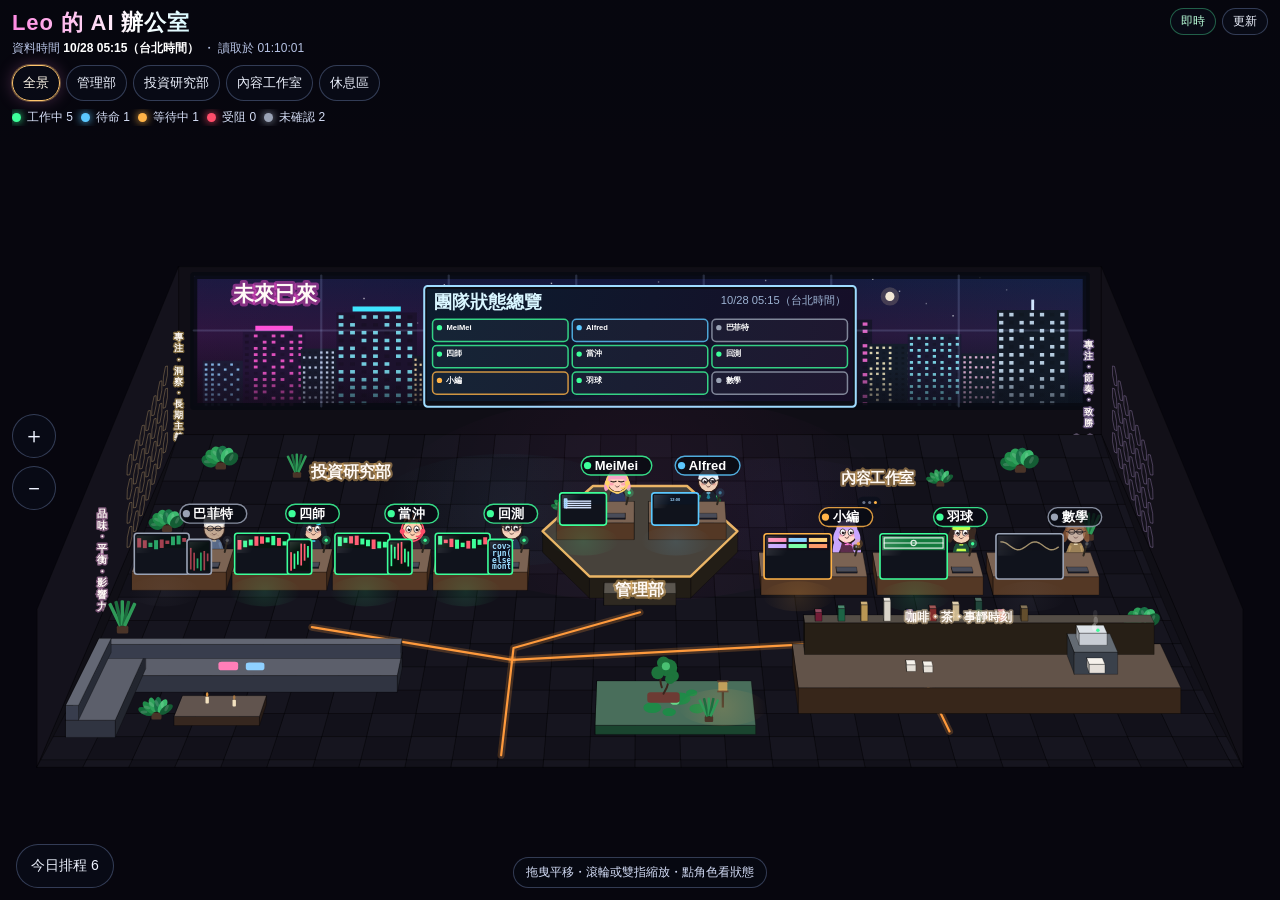
<file: grok/index.html>
<!DOCTYPE html>
<html lang="zh-Hant">
<head>
<meta charset="utf-8">
<meta name="viewport" content="width=device-width, initial-scale=1, viewport-fit=cover">
<meta name="theme-color" content="#07060e">
<title>Leo 的 AI 辦公室</title>
<link rel="icon" href="data:image/svg+xml,%3Csvg xmlns='http://www.w3.org/2000/svg' viewBox='0 0 16 16'%3E%3Crect fill='%2307060e' width='16' height='16' rx='3'/%3E%3Ccircle cx='8' cy='8' r='3' fill='%23ff4fd8'/%3E%3C/svg%3E">
<style>
:root{
  --bg:#07060e;
  --pink:#ff4fd8;
  --cyan:#7ee8ff;
  --gold:#ffc56d;
  --ink:#eef3ff;
  --dim:#b7c3e4;
  --line:rgba(160,190,255,.28);
}
*{box-sizing:border-box}
html,body{margin:0;height:100%;background:var(--bg);color:var(--ink);
  font-family:"WenQuanYi Micro Hei","Microsoft JhengHei","PingFang TC","Noto Sans CJK TC",sans-serif;
  overflow:hidden;touch-action:none}
button,input{font:inherit;color:inherit;touch-action:manipulation}
button{cursor:pointer}
#app{position:fixed;inset:0}
#view{display:block;width:100%;height:100%;background:
  radial-gradient(1200px 500px at 50% 18%, #17122c 0%, #07060e 62%)}
#hud{position:absolute;left:0;right:0;top:0;z-index:3;pointer-events:none;
  padding:calc(8px + env(safe-area-inset-top)) 12px 22px;
  background:linear-gradient(to bottom, rgba(6,6,14,.92), rgba(6,6,14,.55) 68%, transparent)}
.top{display:flex;justify-content:space-between;gap:10px;align-items:flex-start}
.brand h1{margin:0;font-size:18px;letter-spacing:.04em;
  background:linear-gradient(90deg,#ff8ae2,#fff 42%,#8aefff);
  -webkit-background-clip:text;background-clip:text;color:transparent}
.asof{margin:2px 0 0;font-size:12px;color:var(--dim)}
.asof b{color:#fff;font-weight:700}
.top-actions{display:flex;gap:6px;align-items:center;pointer-events:auto}
.pill,.zones button,#refresh,#open-routines,.zoom button,#card .x,#routines .x{
  border:1px solid var(--line);background:rgba(10,12,24,.78);border-radius:999px}
.pill{padding:4px 10px;font-size:12px;color:var(--cyan)}
.pill.bad{color:#ffb4c4;border-color:rgba(255,120,150,.45)}
.pill.ok{color:#b9ffd9;border-color:rgba(80,255,170,.35)}
#refresh{padding:4px 10px;font-size:12px}
#refresh.busy{opacity:.6}
.zones{display:flex;gap:6px;flex-wrap:wrap;margin-top:8px;pointer-events:auto}
.zones button{padding:6px 10px;font-size:13px;min-height:36px;flex:none;white-space:nowrap}
.zones,#legend{touch-action:pan-x}
.zones button.on{border-color:#ffc56d;color:#fff8ea;box-shadow:0 0 0 1px rgba(255,197,109,.35),0 0 16px rgba(255,140,220,.25)}
#legend{display:flex;gap:8px;overflow:auto;margin-top:8px;pointer-events:auto;scrollbar-width:none}
#legend::-webkit-scrollbar{display:none}
#legend span{flex:none;display:inline-flex;align-items:center;gap:6px;font-size:12px;color:#d5def6}
#legend i{width:9px;height:9px;border-radius:50%;display:block;box-shadow:0 0 8px currentColor}
#hint{position:absolute;left:50%;bottom:calc(12px + env(safe-area-inset-bottom));transform:translateX(-50%);
  z-index:3;margin:0;padding:6px 12px;border-radius:999px;background:rgba(8,10,20,.72);
  border:1px solid var(--line);color:#d5def8;font-size:12px;pointer-events:none;white-space:nowrap;
  max-width:calc(100% - 24px);overflow:hidden;text-overflow:ellipsis;transition:opacity .6s}
#hint.hide{opacity:0}
.zoom{position:absolute;left:12px;top:46%;z-index:4;display:flex;flex-direction:column;gap:8px}
.zoom button{width:44px;height:44px;font-size:22px;line-height:1}
#open-routines{position:absolute;right:12px;bottom:calc(12px + env(safe-area-inset-bottom));z-index:4;
  min-height:44px;padding:8px 14px;font-size:14px}
body.card-open #open-routines,body.rout-open #hint{display:none}
#card,#routines{position:absolute;z-index:5;background:rgba(10,12,22,.94);
  border:1px solid rgba(150,180,255,.32);border-radius:18px;
  box-shadow:0 16px 50px rgba(0,0,0,.45), inset 0 0 0 1px rgba(255,255,255,.03);
  backdrop-filter:blur(8px)}
#card{left:10px;right:10px;bottom:calc(10px + env(safe-area-inset-bottom));
  max-height:min(48vh,520px);overflow:auto;padding:14px 14px 12px;-webkit-overflow-scrolling:touch;touch-action:pan-y}
#card .who{display:grid;grid-template-columns:72px 1fr auto;gap:10px;align-items:center}
#portrait{width:72px;height:82px;border-radius:14px;background:
  radial-gradient(circle at 50% 30%, #2a2148, #12121c 70%);display:block}
#card h2{margin:0;font-size:18px}
#card .role{margin:2px 0 0;color:var(--dim);font-size:13px}
#card .x,#routines .x{width:36px;height:36px;border-radius:12px;font-size:18px}
.lamp{display:inline-flex;align-items:center;gap:6px;margin:10px 0 4px;padding:3px 10px;border-radius:999px;
  font-size:13px;font-weight:700;color:#1a1020}
#card h3{margin:10px 0 4px;font-size:13px;color:#9eb0da;font-weight:600}
#c-screen{margin:0;line-height:1.55;font-size:15px}
#card dl{margin:8px 0 0;display:grid;grid-template-columns:auto 1fr;gap:3px 10px;font-size:13px}
#card dt{color:#8ea0cc}#card dd{margin:0}
#routines{left:10px;right:10px;bottom:calc(10px + env(safe-area-inset-bottom));
  max-height:min(62vh,640px);overflow:auto;padding:14px 14px 8px;touch-action:pan-y}
#routines header{display:flex;justify-content:space-between;align-items:center;gap:8px}
#routines h2{margin:0;font-size:16px}
#routine-list{list-style:none;margin:8px 0 0;padding:0}
#routine-list li{padding:10px 0;border-top:1px solid rgba(255,255,255,.06);
  display:grid;grid-template-columns:auto 1fr auto;gap:4px 8px;align-items:baseline}
#routine-list b{color:var(--gold);font-size:13px}
#routine-list strong{font-size:14px}
#routine-list p{grid-column:1/-1;margin:0;color:#c9d4ef;font-size:13px;line-height:1.5}
#routine-list em{font-style:normal;font-size:12px;border-radius:99px;padding:2px 8px;background:#2a3148}
#routine-list em[data-k="wait"]{background:#3a2e18;color:#ffd59a}
#routine-list em[data-k="unk"]{background:#2c3140;color:#c5cbe0}
#routine-list em[data-k="go"]{background:#143228;color:#b8ffd8}
#routine-list em[data-k="ok"]{background:#143228;color:#b8ffd8}
.note{font-size:12px;color:#8ea0cc;margin-top:6px}
#err{position:absolute;left:12px;right:12px;top:40%;z-index:6;padding:12px;border-radius:12px;background:#3a1420;color:#fff}
@media (min-width:860px){
  .brand h1{font-size:22px}
  #card{left:auto;top:108px;bottom:16px;right:16px;width:380px;max-height:none}
  #routines{left:16px;right:auto;width:400px;top:auto}
  #open-routines{right:auto;left:16px}
  body.card-open #open-routines{display:inline-block}
}
@media (max-width:859px){
  #hud{padding-bottom:8px}
  .brand h1{font-size:16px}
  .asof{font-size:11px}
  .zones{flex-wrap:nowrap;overflow:auto;scrollbar-width:none}
  .zones::-webkit-scrollbar{display:none}
  #legend{margin-top:4px}
  #hint{bottom:calc(62px + env(safe-area-inset-bottom));font-size:11px}
  .zoom{top:auto;bottom:calc(12px + env(safe-area-inset-bottom));flex-direction:row;left:auto;right:12px}
  #open-routines{left:12px;right:auto}
  body.card-open .zoom, body.rout-open .zoom{visibility:hidden}
}
</style>
</head>
<body>
<div id="app">
  <canvas id="view" aria-label="辦公室平面圖，點選角色或螢幕查看狀態"></canvas>
  <header id="hud">
    <div class="top">
      <div class="brand">
        <h1>Leo 的 AI 辦公室</h1>
        <p class="asof">資料時間 <b id="asof">—</b> ・ <span id="fetched">讀取中</span></p>
      </div>
      <div class="top-actions">
        <span id="src" class="pill">讀取中…</span>
        <button id="refresh" type="button">更新</button>
      </div>
    </div>
    <nav class="zones" id="zones" aria-label="區域">
      <button type="button" data-zone="all">全景</button>
      <button type="button" data-zone="mgmt">管理部</button>
      <button type="button" data-zone="invest">投資研究部</button>
      <button type="button" data-zone="content">內容工作室</button>
      <button type="button" data-zone="lounge">休息區</button>
    </nav>
    <div id="legend" aria-label="燈號"></div>
  </header>
  <p id="hint">拖曳平移・滾輪或雙指縮放・點角色看狀態</p>
  <div class="zoom">
    <button id="zin" type="button" aria-label="放大">＋</button>
    <button id="zout" type="button" aria-label="縮小">－</button>
  </div>
  <button id="open-routines" type="button">今日排程</button>
  <aside id="card" hidden aria-live="polite">
    <div class="who">
      <canvas id="portrait" width="144" height="164"></canvas>
      <div>
        <h2 id="c-name"></h2>
        <p class="role" id="c-role"></p>
      </div>
      <button class="x" type="button" id="card-x" aria-label="關閉">×</button>
    </div>
    <div id="c-lamp" class="lamp"></div>
    <p class="note" id="c-generic" hidden>臨時席・狀態檔裡多出來的成員</p>
    <h3>螢幕內容</h3>
    <p id="c-screen"></p>
    <dl>
      <dt>更新時間</dt><dd id="c-upd"></dd>
      <dt>依據</dt><dd id="c-basis"></dd>
      <dt>資料時間</dt><dd id="c-asof"></dd>
    </dl>
  </aside>
  <aside id="routines" hidden>
    <header>
      <h2>今日排程</h2>
      <button class="x" type="button" id="rout-x" aria-label="關閉排程">×</button>
    </header>
    <ul id="routine-list"></ul>
    <p class="note">與狀態一併更新。時間未寫明的項目維持原樣。</p>
  </aside>
  <div id="err" hidden></div>
</div>
<script id="sample" type="application/json">{
  "asOf": "10/28 05:15（台北時間）",
  "employees": [
    {
      "id": "meimei",
      "name": "MeiMei",
      "role": "協調總管",
      "dept": "管理部",
      "light": "working",
      "screen": "同步 Leo 電腦已回補的 1 分K（含下市股）與加權指數 1 分K 到 box，並備妥今日排程",
      "updated": "10/28 04:20",
      "basis": "MeiMei 自己回報"
    },
    {
      "id": "alfred",
      "name": "天睿顧問Alfred",
      "role": "營運顧問",
      "dept": "管理部",
      "light": "idle",
      "screen": "等 12:00 收到第一份每日官方 LINE 整理",
      "updated": "10/28 04:20",
      "basis": "MeiMei 回報"
    },
    {
      "id": "buffett",
      "name": "巴菲特投資模擬",
      "role": "價值投資顧問",
      "dept": "投資研究部",
      "light": "unknown",
      "screen": "未確認（新分工中退居顧問，不在主流程）",
      "updated": "未確認",
      "basis": "目前查不到可驗證的最新動態"
    },
    {
      "id": "four",
      "name": "台股四師研究",
      "role": "短線波段研究",
      "dept": "投資研究部",
      "light": "working",
      "screen": "撰寫非當沖、事前註冊的波段策略規格；新分工後專責短線波段研究，XQ 腳本草稿依 Leo 指示暫停",
      "updated": "10/28 04:25",
      "basis": "swing_spec_s1s2.md 檔案時間"
    },
    {
      "id": "daytrade",
      "name": "台股當沖研究員",
      "role": "當沖策略研究",
      "dept": "投資研究部",
      "light": "working",
      "screen": "高波動個股當沖規格 daytrade_highvol_v1 已送驗證",
      "updated": "10/28 04:44",
      "basis": "台股當沖研究員回報"
    },
    {
      "id": "researcher",
      "name": "台股回測驗證員",
      "role": "回測驗證＋XQ 腳本",
      "dept": "投資研究部",
      "light": "working",
      "screen": "「穩定獲利」門檻提案已寫好，等 Leo 過目；整理方案 A 每檔需補抓的月份清單；V5 仍卡在 1 分K 覆蓋率未達 95%",
      "updated": "10/28 約 04:40",
      "basis": "台股回測驗證員回報（時間為大約）"
    },
    {
      "id": "ip",
      "name": "個人IP小編",
      "role": "IG／Threads 個人品牌",
      "dept": "內容工作室",
      "light": "waiting",
      "screen": "已收到 58 張精選照片；定位的 5 個問題等 Leo 回覆；第一週內容計畫為草稿，尚未發布",
      "updated": "10/28 04:17",
      "basis": "ip-plan 檔案時間與 MeiMei 回報"
    },
    {
      "id": "badminton",
      "name": "羽球剪輯師",
      "role": "每週羽球短片",
      "dept": "內容工作室",
      "light": "working",
      "screen": "Leo 已接洽；工作資料夾 badminton/v3 剛產出第 3 版影片檔，是否定稿未確認",
      "updated": "10/28 04:27",
      "basis": "badminton/v3 檔案時間"
    },
    {
      "id": "math",
      "name": "數學助教",
      "role": "講義、短影音",
      "dept": "內容工作室",
      "light": "unknown",
      "screen": "未確認（最近的講義檔案 out_3b 為 01:44）",
      "updated": "未確認",
      "basis": "僅有檔案時間可參考"
    }
  ],
  "routines": [
    {
      "time": "12:00",
      "name": "官方 LINE 每日訊息整理",
      "detail": "唯讀、5 個帳號、不擬回覆；整理客訴、超過 24 小時未回覆與重要事項，傳給 Leo，同一份也給天睿顧問Alfred",
      "status": "待執行"
    },
    {
      "time": "12:20",
      "name": "Shioaji 檢查",
      "detail": "既有排程，細節未確認",
      "status": "待執行"
    },
    {
      "time": "13:18",
      "name": "Shioaji 跌停價 ROD 加測（一次性）",
      "detail": "先唯讀檢查電腦的睡眠與 Windows Update 設定；13:20–13:25 以模擬單賣出 1 張 2884 跌停價 ROD，未成交即取消",
      "status": "待執行"
    },
    {
      "time": "20:30",
      "name": "Leo 電腦 1 分K 回補",
      "detail": "Leo 已同意改用方案 A（每檔只抓前 100 名的月份）；月份清單整理中，抓取腳本尚未調整",
      "status": "待執行"
    },
    {
      "time": "22:00",
      "name": "Shioaji K2P 逐筆抓取（一次性）",
      "detail": "抓開盤 554 分鐘與 1–2 檔下市櫃股，上限約 80 MB，結果交給台股回測驗證員",
      "status": "待執行"
    },
    {
      "time": "未確認",
      "name": "BOT 巡檢、每日搬移、信箱整理、掛單收盤、TimeTree、FedEx、Tesla",
      "detail": "既有排程，今日執行時間未確認",
      "status": "未確認"
    }
  ]
}</script>
<script>
'use strict';
const FONT = '"WenQuanYi Micro Hei","Microsoft JhengHei","PingFang TC","Noto Sans CJK TC",sans-serif';
const SAMPLE = JSON.parse(document.getElementById('sample').textContent);
const LIGHTS = {
  working:{label:'工作中',color:'#3dff9a'},
  idle:{label:'待命',color:'#5bc8ff'},
  waiting:{label:'等待中',color:'#ffb347'},
  blocked:{label:'受阻',color:'#ff4d6a'},
  unknown:{label:'未確認',color:'#9aa3b5'}
};
const WORLD = {x0:36,x1:2080,y0:44,y1:1160,wall:372};
const CX = (WORLD.x0+WORLD.x1)/2;
const PLAT = {cx:CX, cy:438, r:198, h:42};
const LANE_X = 820;
const reduceMotion = matchMedia('(prefers-reduced-motion: reduce)').matches;

const LOOKS = {
  meimei:{skin:'#ffd2c0',hair:'#f7a4c4',hairStyle:'bob',outfit:'#2c3760',accent:'#ffd36b',pants:'#23283a',blush:'#ff8eae',item:'headset'},
  alfred:{skin:'#f0d0b8',hair:'#e7eef6',hairStyle:'slick',outfit:'#1b2330',accent:'#7ec8ea',pants:'#151b26',tie:'#1f7f96',blush:'#e7a090',item:'glasses'},
  buffett:{skin:'#f3d2b4',hair:'#f7f4ee',hairStyle:'fluffy',outfit:'#6d84a8',accent:'#e6d2b0',pants:'#3e4a5e',blush:'#e8b0a0',item:'glasses',aged:true},
  four:{skin:'#f0c8ae',hair:'#1b1e2a',hairStyle:'side',streak:'#3ce0ff',outfit:'#262a3c',accent:'#3ce0ff',pants:'#1a1d28',blush:'#e8a898'},
  daytrade:{skin:'#ffd0b0',hair:'#ff8a3d',hairStyle:'spiky',outfit:'#3d2030',accent:'#ff4d6a',pants:'#2a1822',blush:'#ff9a8a',item:'headset'},
  researcher:{skin:'#f6d4be',hair:'#2c2628',hairStyle:'neat',outfit:'#24344e',accent:'#c5d0ff',pants:'#1c2434',blush:'#e8b0a4',item:'glasses2'},
  ip:{skin:'#ffd8cc',hair:'#c9a6ff',hairStyle:'long',outfit:'#5c2c4c',accent:'#ff7ad9',pants:'#3a1c32',blush:'#ff9ec0',item:'cam'},
  badminton:{skin:'#f6d0b6',hair:'#3a2a22',hairStyle:'pony',outfit:'#1d4d3a',accent:'#c6ff4a',pants:'#16382c',blush:'#f0b0a0',item:'band'},
  math:{skin:'#f8dcc8',hair:'#8d5a38',hairStyle:'soft',outfit:'#c4a36a',accent:'#fff1cc',pants:'#4a3a2c',blush:'#f0b8a8',item:'glasses'}
};

function deskRow(xs, y, z, w, d, h){return xs.map(x=>({x,y,z,w,d,h}));}
const INVEST_DESKS = deskRow([56,254,452,650], 488, 0, 186, 78, 36);
const CONTENT_DESKS = deskRow([1296,1524,1752], 500, 0, 208, 82, 36);
const MGMT_DESKS = [
  {x:CX-168,y:392,z:PLAT.h,w:156,d:74,h:34},
  {x:CX+18,y:392,z:PLAT.h,w:156,d:74,h:34}
];

const ROSTER = [
  {id:'meimei',short:'MeiMei',group:'mgmt',kind:'plan',look:LOOKS.meimei,desk:MGMT_DESKS[0]},
  {id:'alfred',short:'Alfred',group:'mgmt',kind:'clock',look:LOOKS.alfred,desk:MGMT_DESKS[1]},
  {id:'buffett',short:'巴菲特',group:'invest',kind:'chart',look:LOOKS.buffett,desk:INVEST_DESKS[0]},
  {id:'four',short:'四師',group:'invest',kind:'chart',look:LOOKS.four,desk:INVEST_DESKS[1]},
  {id:'daytrade',short:'當沖',group:'invest',kind:'chart',look:LOOKS.daytrade,desk:INVEST_DESKS[2]},
  {id:'researcher',short:'回測',group:'invest',kind:'chart',side:'code',look:LOOKS.researcher,desk:INVEST_DESKS[3]},
  {id:'ip',short:'小編',group:'content',kind:'photos',look:LOOKS.ip,desk:CONTENT_DESKS[0]},
  {id:'badminton',short:'羽球',group:'content',kind:'court',look:LOOKS.badminton,desk:CONTENT_DESKS[1]},
  {id:'math',short:'數學',group:'content',kind:'formula',look:LOOKS.math,desk:CONTENT_DESKS[2]}
];

const COFFEE_SPOTS = [{x:1460,y:1072},{x:1605,y:1072},{x:1740,y:1072}];
const SKYLINE = [
  {x:.01,w:.05,h:.38,c:'#12182e',win:'#8fd0ff'},
  {x:.055,w:.07,h:.62,c:'#1a1030',win:'#ff5ad4',crown:'#ff4fd8'},
  {x:.12,w:.045,h:.48,c:'#101828',win:'#d0e6ff'},
  {x:.16,w:.09,h:.78,c:'#160e28',win:'#7ef0ff',crown:'#39e7ff'},
  {x:.245,w:.04,h:.42,c:'#121624',win:'#ffe1a8'},
  {x:.28,w:.07,h:.55,c:'#1c1230',win:'#ff8ad8'},
  {x:.345,w:.05,h:.7,c:'#0e1424',win:'#cfe6ff'},
  {x:.39,w:.08,h:.5,c:'#181428',win:'#9ad7ff'},
  {x:.465,w:.045,h:.86,c:'#140e22',win:'#e7f4ff',spire:1},
  {x:.51,w:.07,h:.46,c:'#10182a',win:'#ffd0ef'},
  {x:.575,w:.055,h:.64,c:'#1a1232',win:'#67e6ff'},
  {x:.63,w:.04,h:.4,c:'#121828',win:'#d5e8ff'},
  {x:.67,w:.09,h:.72,c:'#120e24',win:'#ff6bda',crown:'#ff4fd8'},
  {x:.755,w:.05,h:.52,c:'#101624',win:'#fff1c4'},
  {x:.8,w:.06,h:.6,c:'#16122c',win:'#8af0ff'},
  {x:.86,w:.045,h:.44,c:'#121624',win:'#ffc4ea'},
  {x:.9,w:.08,h:.8,c:'#0e101c',win:'#d7ecff',spire:1}
];

const canvas = document.getElementById('view');
let ctx = canvas.getContext('2d');
const cam = {zoom:1, panX:0, panY:0};
let dpr = 1, userMoved = false, camAnim = null;
let state = SAMPLE, actors = [], selectedId = null, liveOk = false, genericKey = '';
let hotspots = [];
const DEBUG = new URLSearchParams(location.search).has('debug');

function hexA(hex, a){
  const n = parseInt(hex.slice(1),16);
  return `rgba(${(n>>16)&255},${(n>>8)&255},${n&255},${a})`;
}
function shade(hex, t){
  const n = parseInt(hex.slice(1),16);
  let r=(n>>16)&255,g=(n>>8)&255,b=n&255;
  if(t>=0){r+=(255-r)*t;g+=(255-g)*t;b+=(255-b)*t;}
  else{const k=1+t;r*=k;g*=k;b*=k;}
  return `rgb(${r|0},${g|0},${b|0})`;
}
function clamp(v,a,b){return Math.max(a,Math.min(b,v));}
function proj(x,y,z=0){
  const dist = 4800 - y;
  const s = 3100 / dist;
  return {x: CX + (x-CX)*s, y: 28 + y*0.43 - z*s, s};
}
function roundRect(c,x,y,w,h,r){
  r=Math.max(0,Math.min(r,w/2,h/2));
  c.beginPath();
  c.moveTo(x+r,y);
  c.arcTo(x+w,y,x+w,y+h,r);
  c.arcTo(x+w,y+h,x,y+h,r);
  c.arcTo(x,y+h,x,y,r);
  c.arcTo(x,y,x+w,y,r);
  c.closePath();
}
function quad(pts, color){
  ctx.beginPath();
  ctx.moveTo(pts[0].x, pts[0].y);
  for(let i=1;i<pts.length;i++) ctx.lineTo(pts[i].x, pts[i].y);
  ctx.closePath();
  ctx.fillStyle = color;
  ctx.fill();
  ctx.strokeStyle = 'rgba(0,0,0,.28)';
  ctx.lineWidth = 1/cam.zoom;
  ctx.stroke();
}
function drawBox(x,y,z,w,d,h,color){
  if(w<=0||d<=0||h<=0) return;
  const top=shade(color,.2), front=shade(color,-.06), side=shade(color,-.32);
  const P=(px,py,pz)=>proj(px,py,pz);
  const mid=x+w/2;
  if(mid<CX){
    quad([P(x+w,y,z),P(x+w,y+d,z),P(x+w,y+d,z+h),P(x+w,y,z+h)], side);
  }else{
    quad([P(x,y,z),P(x,y+d,z),P(x,y+d,z+h),P(x,y,z+h)], side);
  }
  quad([P(x,y+d,z),P(x+w,y+d,z),P(x+w,y+d,z+h),P(x,y+d,z+h)], front);
  quad([P(x,y,z+h),P(x+w,y,z+h),P(x+w,y+d,z+h),P(x,y+d,z+h)], top);
}
function hexPts(cx,cy,r){
  const pts=[];
  for(let i=0;i<6;i++){
    const a=i*Math.PI/3;
    pts.push([cx+Math.cos(a)*r, cy+Math.sin(a)*r*0.9]);
  }
  return pts;
}
function drawPrism(pts,z,h,color){
  const cy=pts.reduce((s,p)=>s+p[1],0)/pts.length;
  const cx=pts.reduce((s,p)=>s+p[0],0)/pts.length;
  const faces=[];
  for(let i=0;i<pts.length;i++){
    const a=pts[i], b=pts[(i+1)%pts.length];
    const midY=(a[1]+b[1])/2;
    if(midY>=cy-2) faces.push({a,b,midY,midX:(a[0]+b[0])/2});
  }
  faces.sort((u,v)=>u.midY-v.midY);
  for(const f of faces){
    const col = f.midX<cx ? shade(color,-.34) : shade(color,-.18);
    quad([proj(f.a[0],f.a[1],z),proj(f.b[0],f.b[1],z),proj(f.b[0],f.b[1],z+h),proj(f.a[0],f.a[1],z+h)], col);
  }
  quad(pts.map(p=>proj(p[0],p[1],z+h)), shade(color,.14));
  ctx.beginPath();
  pts.forEach((p,i)=>{const q=proj(p[0],p[1],z+h+0.4); if(i) ctx.lineTo(q.x,q.y); else ctx.moveTo(q.x,q.y);});
  ctx.closePath();
  ctx.strokeStyle = hexA('#ffc56d',.9);
  ctx.lineWidth = 2.4/cam.zoom;
  ctx.stroke();
}
function pool(x,y,z,radius,color,alpha){
  const p=proj(x,y,z), r=radius*p.s;
  const g=ctx.createRadialGradient(p.x,p.y,0,p.x,p.y,r);
  g.addColorStop(0, hexA(color,alpha));
  g.addColorStop(1, hexA(color,0));
  ctx.fillStyle=g;
  ctx.beginPath();
  ctx.ellipse(p.x,p.y,r,r*0.42,0,0,7);
  ctx.fill();
}
function neon(text,x,y,size,color,align){
  ctx.save();
  ctx.font=`700 ${size}px ${FONT}`;
  ctx.textAlign=align||'center';
  ctx.textBaseline='middle';
  ctx.lineJoin='round';
  ctx.miterLimit=2;
  ctx.strokeStyle=hexA(color,.45);
  ctx.lineWidth=Math.max(1/cam.zoom, size*0.28);
  ctx.strokeText(text,x,y);
  ctx.fillStyle='#fffaf6';
  ctx.fillText(text,x,y);
  ctx.restore();
}
function vsign(x,y,zTop,text,size,color){
  const chars=Array.from(text);
  chars.forEach((ch,i)=>{
    const p=proj(x,y,zTop-i*size*1.18);
    neon(ch,p.x,p.y,size*p.s,color);
  });
}
function strokePts(pts,color,width){
  const path=new Path2D();
  pts.forEach((pt,i)=>{
    const p=proj(pt[0],pt[1],pt[2]||0);
    if(i) path.lineTo(p.x,p.y); else path.moveTo(p.x,p.y);
  });
  ctx.save();
  ctx.lineCap='round'; ctx.lineJoin='round';
  ctx.strokeStyle=hexA(color,.22);
  ctx.lineWidth=width*3.2;
  ctx.stroke(path);
  ctx.strokeStyle=color;
  ctx.lineWidth=width;
  ctx.stroke(path);
  ctx.restore();
}

function drawCity(t){
  const y=WORLD.y0+2;
  const tl=proj(70,y,WORLD.wall-18), br=proj(WORLD.x1-34,y,64);
  const W=br.x-tl.x, H=br.y-tl.y;
  ctx.save();
  ctx.beginPath(); ctx.rect(tl.x,tl.y,W,H); ctx.clip();
  const sky=ctx.createLinearGradient(0,tl.y,0,br.y);
  sky.addColorStop(0,'#10163a');
  sky.addColorStop(.45,'#241238');
  sky.addColorStop(1,'#070812');
  ctx.fillStyle=sky; ctx.fillRect(tl.x,tl.y,W,H);
  // moon — clear night, no rain
  ctx.fillStyle='rgba(255,246,230,.95)';
  ctx.beginPath(); ctx.arc(tl.x+W*.78, tl.y+H*.16, Math.min(W,H)*.035, 0, 7); ctx.fill();
  ctx.fillStyle='rgba(255,220,170,.18)';
  ctx.beginPath(); ctx.arc(tl.x+W*.78, tl.y+H*.16, Math.min(W,H)*.07, 0, 7); ctx.fill();
  ctx.fillStyle='rgba(255,255,255,.85)';
  for(let i=0;i<28;i++){
    const sx=tl.x+((i*97)%100)/100*W;
    const sy=tl.y+((i*53)%70)/100*H*.55;
    const tw=.35+.65*Math.abs(Math.sin(t/700+i));
    ctx.globalAlpha=tw*.8;
    ctx.fillRect(sx,sy,1.4/cam.zoom,1.4/cam.zoom);
  }
  ctx.globalAlpha=1;
  for(const b of SKYLINE){
    const bx=tl.x+b.x*W, bw=b.w*W, bh=b.h*H*.92, by=br.y-bh;
    ctx.fillStyle=b.c;
    ctx.fillRect(bx,by,bw,bh);
    if(b.crown){
      ctx.fillStyle=b.crown;
      ctx.fillRect(bx+bw*.2, by-6/cam.zoom, bw*.6, 5/cam.zoom);
    }
    if(b.spire){
      ctx.fillStyle='#d7e6ff';
      ctx.fillRect(bx+bw*.48, by-H*.08, Math.max(1,bw*.04), H*.08);
    }
    const stepX=Math.max(4/cam.zoom, bw/7);
    const stepY=Math.max(5/cam.zoom, bh/12);
    for(let wy=by+4; wy<br.y-4; wy+=stepY){
      for(let wx=bx+3; wx<bx+bw-3; wx+=stepX){
        const n=Math.abs(Math.sin(wx*12.1+wy*3.7));
        const flick=Math.sin(t/500+wx*0.02)>0.985;
        ctx.fillStyle = (n>0.38 && !flick) ? b.win : 'rgba(0,0,0,.35)';
        ctx.globalAlpha = n>0.38? .85:.5;
        ctx.fillRect(wx,wy,Math.max(1.2/cam.zoom, stepX*0.42), Math.max(1.6/cam.zoom, stepY*0.45));
      }
    }
    ctx.globalAlpha=1;
  }
  const haze=ctx.createLinearGradient(0,br.y-H*.28,0,br.y);
  haze.addColorStop(0,'rgba(8,6,16,0)');
  haze.addColorStop(1,'rgba(8,6,16,.72)');
  ctx.fillStyle=haze; ctx.fillRect(tl.x, br.y-H*.28, W, H*.28);
  // interior glass sheen, not weather
  const sheen=ctx.createLinearGradient(tl.x,tl.y,br.x,br.y);
  sheen.addColorStop(0,'rgba(255,80,200,.05)');
  sheen.addColorStop(.5,'rgba(255,255,255,0)');
  sheen.addColorStop(1,'rgba(80,220,255,.06)');
  ctx.fillStyle=sheen; ctx.fillRect(tl.x,tl.y,W,H);
  ctx.restore();
  ctx.save();
  ctx.strokeStyle='rgba(8,10,18,.85)';
  ctx.lineWidth=Math.max(2, 7/cam.zoom);
  ctx.strokeRect(tl.x,tl.y,W,H);
  ctx.lineWidth=Math.max(1, 2.2/cam.zoom);
  ctx.strokeStyle='rgba(180,200,255,.18)';
  for(let i=1;i<7;i++){
    const x=tl.x+W*i/7;
    ctx.beginPath(); ctx.moveTo(x,tl.y); ctx.lineTo(x,br.y); ctx.stroke();
  }
  const midY=tl.y+H*0.42;
  ctx.beginPath(); ctx.moveTo(tl.x,midY); ctx.lineTo(br.x,midY); ctx.stroke();
  ctx.restore();
}

function drawWalls(){
  // back wall slab around the window
  const y=WORLD.y0;
  quad([
    proj(WORLD.x0,y,0), proj(WORLD.x1,y,0), proj(WORLD.x1,y,WORLD.wall), proj(WORLD.x0,y,WORLD.wall)
  ], '#100e16');
  // side walls
  quad([
    proj(WORLD.x0,WORLD.y0,0), proj(WORLD.x0,WORLD.y1,0),
    proj(WORLD.x0,WORLD.y1,WORLD.wall*.72), proj(WORLD.x0,WORLD.y0,WORLD.wall)
  ], '#14121c');
  quad([
    proj(WORLD.x1,WORLD.y0,0), proj(WORLD.x1,WORLD.y1,0),
    proj(WORLD.x1,WORLD.y1,WORLD.wall*.72), proj(WORLD.x1,WORLD.y0,WORLD.wall)
  ], '#121018');
  hexWall(WORLD.x0+1, 180, 520, '#ffd48a');
  hexWall(WORLD.x1-1, 180, 520, '#d9b6ff');
}
function hexWall(x,y0,y1,color){
  ctx.save();
  ctx.strokeStyle=hexA(color,.28);
  ctx.lineWidth=1/cam.zoom;
  for(let y=y0; y<y1; y+=54){
    for(let z=70; z<250; z+=48){
      const pts=[];
      for(let i=0;i<6;i++){
        const a=Math.PI/6+i*Math.PI/3;
        pts.push(proj(x, y+Math.cos(a)*22, z+Math.sin(a)*20));
      }
      ctx.beginPath();
      pts.forEach((p,i)=>{if(i) ctx.lineTo(p.x,p.y); else ctx.moveTo(p.x,p.y);});
      ctx.closePath(); ctx.stroke();
    }
  }
  ctx.restore();
}
function drawFloor(){
  const pts=[
    proj(WORLD.x0,WORLD.y0,0), proj(WORLD.x1,WORLD.y0,0),
    proj(WORLD.x1,WORLD.y1,0), proj(WORLD.x0,WORLD.y1,0)
  ];
  quad(pts,'#100f16');
  const step=78;
  for(let y=WORLD.y0; y<WORLD.y1; y+=step){
    for(let x=WORLD.x0; x<WORLD.x1; x+=step){
      const alt=((x/step|0)+(y/step|0))%2;
      quad([
        proj(x,y,0.2), proj(Math.min(WORLD.x1,x+step),y,0.2),
        proj(Math.min(WORLD.x1,x+step), Math.min(WORLD.y1,y+step),0.2),
        proj(x, Math.min(WORLD.y1,y+step),0.2)
      ], alt?'#16151f':'#12111a');
    }
  }
  pool(CX, 260, 2, 520, '#ff4fd8', .05);
  pool(CX-280, 300, 2, 280, '#39e7ff', .045);
  pool(CX+300, 300, 2, 260, '#7d5cff', .04);
  const leds=[
    [[LANE_X,1120],[LANE_X,760],[CX,640]],
    [[LANE_X,800],[430,690]],
    [[LANE_X,800],[1560,730]],
    [[1560,730],[1600,1040]]
  ];
  for(const line of leds) strokePts(line,'#ff9a3c', 2.2/cam.zoom);
}

function drawPlant(x,y,z,sc,variant){
  const p=proj(x,y,z);
  ctx.save();
  ctx.translate(p.x,p.y);
  ctx.scale(p.s*sc,p.s*sc);
  ctx.fillStyle='#4a3428';
  roundRect(ctx,-10,-8,20,14,3); ctx.fill();
  ctx.fillStyle='#2a1c16';
  ctx.fillRect(-8,-11,16,4);
  if(variant===1){
    for(let i=0;i<5;i++){
      ctx.save(); ctx.rotate(-0.45+i*0.22);
      ctx.fillStyle=i%2?'#1c6e3e':'#2f9a58';
      roundRect(ctx,-3,-52,6,44,2); ctx.fill();
      ctx.restore();
    }
  }else{
    const cols=['#146b3a','#1f8a48','#2ea15a','#187246','#3cba6e','#145c34'];
    for(let i=0;i<6;i++){
      ctx.save();
      ctx.rotate(-1.15+i*0.42);
      ctx.translate(0,-16);
      ctx.fillStyle=cols[i%cols.length];
      ctx.beginPath(); ctx.ellipse(0,-8, variant===2?7:11, 15, 0,0,7); ctx.fill();
      ctx.fillStyle='rgba(255,255,255,.14)';
      ctx.beginPath(); ctx.ellipse(-2,-10,3,7,-0.5,0,7); ctx.fill();
      ctx.restore();
    }
  }
  ctx.restore();
}
function drawBonsai(x,y,z){
  const p=proj(x,y,z);
  ctx.save(); ctx.translate(p.x,p.y); ctx.scale(p.s*1.45,p.s*1.45);
  ctx.fillStyle='#6d3b34';
  roundRect(ctx,-20,-8,40,13,4); ctx.fill();
  ctx.strokeStyle='#3a241c'; ctx.lineWidth=2.4;
  ctx.beginPath(); ctx.moveTo(0,-6); ctx.quadraticCurveTo(10,-22,6,-36); ctx.quadraticCurveTo(-8,-30,-2,-14); ctx.stroke();
  ctx.fillStyle='#1d743c';
  for(const [fx,fy,r] of [[6,-38,11],[-7,-32,8],[12,-28,7],[0,-44,8],[8,-24,6]]){
    ctx.beginPath(); ctx.arc(fx,fy,r,0,7); ctx.fill();
  }
  ctx.fillStyle='#49c072';
  ctx.beginPath(); ctx.arc(3,-40,5,0,7); ctx.fill();
  ctx.restore();
}
function drawLantern(x,y,z,t){
  const p=proj(x,y,z);
  const flick=.75+.25*Math.sin(t/180);
  ctx.save(); ctx.translate(p.x,p.y); ctx.scale(p.s,p.s);
  ctx.fillStyle='#3a3228'; ctx.fillRect(-2,-30,4,30);
  ctx.fillStyle=`rgba(255,186,92,${.95*flick})`;
  roundRect(ctx,-8,-46,16,18,3); ctx.fill();
  ctx.fillStyle='#5a4030';
  ctx.fillRect(-10,-48,20,3); ctx.fillRect(-10,-30,20,3);
  ctx.restore();
  pool(x,y,z,78,'#ffb15a',.26*flick);
}
function drawCandle(x,y,z,t){
  const p=proj(x,y,z);
  const flick=.7+.3*Math.sin(t/140+x);
  ctx.save(); ctx.translate(p.x,p.y); ctx.scale(p.s,p.s);
  ctx.fillStyle='#f3e2c0';
  roundRect(ctx,-3,-12,6,12,1.5); ctx.fill();
  ctx.fillStyle=`rgba(255,170,70,${flick})`;
  ctx.beginPath(); ctx.ellipse(0,-16,2.2,4,0,0,7); ctx.fill();
  ctx.restore();
}

const PLANTS=[
  [150,150,0,1.15,0],[320,180,0,0.9,1],[1880,160,0,1.2,0],[1700,210,0,0.85,2],
  [80,360,0,1.05,0],[1980,390,0,1,1],
  [900,300,0,0.8,2],[1200,290,0,0.85,0],
  [70,700,0,1.1,1],[2020,690,0,1,0],
  [200,990,0,0.9,2],[1180,1000,0,0.75,1]
];

function drawLounge(){
  const x=58,y=830;
  drawBox(x,y,0,560,78,30,'#343846');
  drawBox(x,y,0,86,230,30,'#343846');
  drawBox(x,y,30,560,20,26,'#3c4152');
  drawBox(x,y,30,22,230,26,'#3c4152');
  // cushions
  const p=proj(x+300,y+48,32);
  ctx.save(); ctx.translate(p.x,p.y); ctx.scale(p.s,p.s*0.7);
  ctx.fillStyle='#ff7eb8'; roundRect(ctx,-70,-10,36,22,6); ctx.fill();
  ctx.fillStyle='#8fd0ff'; roundRect(ctx,-20,-8,34,20,6); ctx.fill();
  ctx.restore();
  // table
  drawBox(x+180,y+120,0,150,70,16,'#3a2a22');
  drawCandle(x+230,y+150,18, performance.now());
  drawCandle(x+280,y+160,18, performance.now()+400);
}
function neonAtWorld(x,y,z,text,size,color){
  const p=proj(x,y,z);
  neon(text,p.x,p.y,size*p.s,color);
}
function drawMoss(t){
  drawBox(980,900,0,280,150,16,'#1c4a32');
  // moss top tufts
  const p=proj(1120,975,18);
  ctx.save(); ctx.translate(p.x,p.y); ctx.scale(p.s,p.s);
  ctx.fillStyle='#1f8a48';
  for(const [dx,dy,r] of [[-40,10,16],[10,-6,18],[40,12,14],[-10,18,12],[30,-16,10]]){
    ctx.beginPath(); ctx.ellipse(dx,dy,r,r*0.6,0,0,7); ctx.fill();
  }
  ctx.fillStyle='#67d98a';
  ctx.beginPath(); ctx.ellipse(0,0,8,5,0,0,7); ctx.fill();
  ctx.restore();
  drawBonsai(1100,960,16);
  drawLantern(1205,990,16,t);
}
function drawCoffee(t){
  const x=1340,y=830;
  drawBox(x,y,0,680,150,46,'#3b291c');
  drawBox(x+20,y+8,46,640,28,58,'#2a2118');
  // bottles
  const cols=['#7a1e3a','#1e6b4a','#c6a15a','#e7e2d6','#3a2a6a','#8a2e2e','#d8c39a','#234a3e','#c46a8a','#6a5430'];
  cols.forEach((c,i)=>{
    const h=16+(i%4)*7;
    drawBox(x+40+i*42, y+18, 104, 12, 12, h, c);
  });
  // espresso machine
  drawBox(x+500,y+40,46,78,64,40,'#3e4650');
  drawBox(x+514,y+52,86,50,28,22,'#d5dbe2');
  drawBox(x+528,y+78,46,28,22,16,'#f4efe8');
  const m=proj(x+548,y+78,112);
  ctx.save(); ctx.translate(m.x,m.y); ctx.scale(m.s,m.s);
  ctx.fillStyle='#3dff9a'; ctx.beginPath(); ctx.arc(0,0,3.2,0,7); ctx.fill();
  ctx.restore();
  // cups
  drawBox(x+200,y+78,46,16,16,12,'#f4efe6');
  drawBox(x+230,y+82,46,16,16,12,'#f4efe6');
  // steam
  for(let i=0;i<3;i++){
    const life=((t/800+i*.33)%1);
    const sp=proj(x+548, y+70, 110+life*36);
    ctx.fillStyle=`rgba(255,255,255,${(1-life)*.4})`;
    ctx.beginPath();
    ctx.ellipse(sp.x+Math.sin(t/220+i)*5*sp.s, sp.y, 4*sp.s, 7*sp.s, 0,0,7);
    ctx.fill();
  }
  neonAtWorld(x+300,y+46,118,'咖啡・茶・事靜時刻',22,'#ffe1b0');
}

function drawBigScreen(t){
  const S={x:CX-470,y:WORLD.y0+18,z:86,w:940,h:248};
  drawMonitorPanel(S.x,S.y,S.z,S.w,S.h,'#9fdcff',()=>{
    const p=proj(S.x,S.y,S.z+S.h);
    const pw=S.w*p.s, ph=S.h*p.s;
    ctx.save();
    ctx.beginPath(); ctx.rect(p.x,p.y,pw,ph); ctx.clip();
    ctx.translate(p.x,p.y);
    const g=ctx.createLinearGradient(0,0,pw,ph);
    g.addColorStop(0,'#0c1c2e'); g.addColorStop(1,'#160e28');
    ctx.fillStyle=g; ctx.fillRect(0,0,pw,ph);
    const title=Math.min(pw*0.045, ph*0.16);
    const titleStr='團隊狀態總覽';
    const dateStr=state.asOf||'';
    const visL=clamp((0-cam.panX)/cam.zoom-p.x, 0, pw);
    const visR=clamp((canvas.clientWidth-cam.panX)/cam.zoom-p.x, 0, pw);
    const visW=Math.max(40, visR-visL);
    ctx.font=`700 ${title}px ${FONT}`;
    const tw=ctx.measureText(titleStr).width;
    ctx.font=`500 ${title*0.62}px ${FONT}`;
    const dw=ctx.measureText(dateStr).width;
    ctx.textBaseline='top';
    let headerH=title+10;
    if(visW>tw+dw+36){
      ctx.fillStyle='#d8f6ff';
      ctx.font=`700 ${title}px ${FONT}`;
      ctx.textAlign='left';
      ctx.fillText(titleStr, visL+10, 8);
      ctx.fillStyle='#9eb4d4';
      ctx.font=`500 ${title*0.62}px ${FONT}`;
      ctx.textAlign='right';
      ctx.fillText(dateStr, visR-10, 10);
    }else{
      const cx=(visL+visR)/2;
      ctx.fillStyle='#d8f6ff';
      ctx.font=`700 ${Math.min(title, visW/6.4)}px ${FONT}`;
      ctx.textAlign='center';
      ctx.fillText(titleStr, cx, 6);
      ctx.fillStyle='#9eb4d4';
      ctx.font=`500 ${title*0.55}px ${FONT}`;
      ctx.fillText(dateStr, cx, 8+title*1.12);
      headerH=title*1.12+title*0.55+14;
    }
    const list=actors;
    const n=list.length;
    const cols=n<=4?Math.max(1,n):n<=8?4:n===9?3:4;
    const rows=Math.ceil(list.length/cols)||1;
    const top=headerH+8, gap=6;
    const cw=(pw-16-(cols-1)*gap)/cols;
    const ch=(ph-top-10-(rows-1)*gap)/rows;
    list.forEach((a,i)=>{
      const c=i%cols, r=(i/cols)|0;
      const x=8+c*(cw+gap), y=top+r*(ch+gap);
      ctx.fillStyle=a.id===selectedId?'rgba(255,197,109,.16)':'rgba(255,255,255,.04)';
      roundRect(ctx,x,y,cw,ch,6); ctx.fill();
      ctx.strokeStyle=hexA(LIGHTS[a.light].color,.8);
      ctx.lineWidth=1.5/cam.zoom; ctx.stroke();
      ctx.fillStyle=LIGHTS[a.light].color;
      ctx.beginPath(); ctx.arc(x+10,y+ch*0.38,Math.min(5,ch*0.12),0,7); ctx.fill();
      ctx.fillStyle='#fff';
      ctx.textAlign='left'; ctx.textBaseline='middle';
      const fs=Math.min(cw/7.2, ch*0.34);
      ctx.font=`700 ${fs}px ${FONT}`;
      ctx.fillText(a.short, x+20, y+ch*0.38);
      if(fs*cam.zoom>8 && ch>28){
        ctx.fillStyle='#c5d2ee';
        ctx.font=`500 ${fs*0.72}px ${FONT}`;
        const line=a.screen||'';
        const max=Math.max(4,(cw-16)/(fs*0.72));
        ctx.fillText(Array.from(line).slice(0,max|0).join(''), x+8, y+ch*0.74);
      }
      hotspots.push({x:p.x+x,y:p.y+y,w:cw,h:ch,id:a.id});
    });
    ctx.restore();
  });
}
function drawMonitorPanel(x,y,z,w,h,edge,inner){
  const top=proj(x,y,z+h);
  const pw=w*top.s, ph=h*top.s;
  ctx.fillStyle='#0c0e16';
  roundRect(ctx, top.x-4, top.y-4, pw+8, ph+12, 5);
  ctx.fill();
  ctx.lineWidth=2/cam.zoom;
  ctx.strokeStyle=edge;
  ctx.stroke();
  inner(top,pw,ph);
}

function monitorsOf(a){
  const d=a.desk;
  if(a.group==='mgmt') return [{ox:10,oy:d.d-4,w:86,h:54,kind:a.kind,main:true}];
  if(a.group==='invest') return [
    {ox:8,oy:d.d-4,w:100,h:70,kind:a.kind,main:true},
    {ox:112,oy:d.d-4,w:40,h:58,kind:a.side||'chart',main:false}
  ];
  if(a.group==='extra') return [{ox:10,oy:d.d-4,w:100,h:64,kind:'note',main:true}];
  return [{ox:10,oy:d.d-4,w:124,h:78,kind:a.kind,main:true}];
}
function drawWorkstation(a,t){
  const d=a.desk;
  drawBox(d.x,d.y,d.z,d.w,d.d,d.h,'#5a3c28');
  // keyboard
  drawBox(d.x+d.w-58, d.y+d.d-28, d.z+d.h, 40, 16, 3, '#1c2030');
  pool(d.x+d.w*0.35, d.y+d.d+6, d.z+1, 70, LIGHTS[a.light].color, a.light==='unknown'?0.05:0.12);
  for(const m of monitorsOf(a)){
    drawPersonMonitor(a, d.x+m.ox, d.y+m.oy, d.z+d.h, m.w, m.h, m.kind, m.main, t);
  }
  drawDeskLamp(d.x+d.w-16, d.y+10, d.z+d.h, a, t);
}
function drawDeskLamp(x,y,z,a,t){
  const info=LIGHTS[a.light];
  const pulse=a.light==='blocked'?(0.45+0.55*Math.sin(t/80))
    :a.light==='waiting'?(0.55+0.45*Math.sin(t/260))
    :a.light==='idle'?(0.7+0.3*Math.sin(t/420))
    :a.light==='unknown'?0.35:1;
  const b=proj(x,y,z), top=proj(x+6,y+4,z+26);
  ctx.strokeStyle='#2c261f';
  ctx.lineWidth=2/cam.zoom;
  ctx.beginPath(); ctx.moveTo(b.x,b.y); ctx.lineTo(top.x,top.y); ctx.stroke();
  ctx.fillStyle=hexA(info.color,.25*pulse);
  ctx.beginPath(); ctx.arc(top.x,top.y,9*top.s,0,7); ctx.fill();
  ctx.fillStyle=info.color;
  ctx.globalAlpha=pulse;
  ctx.beginPath(); ctx.arc(top.x,top.y,3.4*top.s,0,7); ctx.fill();
  ctx.globalAlpha=1;
  if(a.light==='blocked'){
    const p=proj(x,y,z);
    const rad=(8+((t/40)%18))*p.s;
    ctx.strokeStyle=`rgba(255,77,106,${1-((t/40)%18)/18})`;
    ctx.lineWidth=2/cam.zoom;
    ctx.beginPath(); ctx.ellipse(p.x,p.y,rad,rad*0.45,0,0,7); ctx.stroke();
  }
}
function drawPersonMonitor(a,x,y,z,w,h,kind,main,t){
  const top=proj(x,y,z+h);
  const pw=w*top.s, ph=h*top.s;
  const edge=LIGHTS[a.light].color;
  ctx.fillStyle='#10131c';
  roundRect(ctx, top.x-3, top.y-3, pw+6, ph+8, 4); ctx.fill();
  ctx.lineWidth=(a.light==='blocked'?2.6:1.6)/cam.zoom;
  ctx.strokeStyle=edge;
  ctx.globalAlpha=a.light==='blocked'?(0.55+0.45*Math.sin(t/90)):1;
  ctx.stroke();
  ctx.globalAlpha=1;
  ctx.save();
  ctx.beginPath(); ctx.rect(top.x, top.y, pw, ph); ctx.clip();
  ctx.translate(top.x, top.y);
  if(a.light==='unknown') ctx.globalAlpha=.62;
  drawScreenGraphic(a, kind, pw, main?ph*0.36:ph, t);
  if(main){
    const gh=ph*0.36;
    const target=Math.min((pw-8)/8.6, (ph-gh-4)/4.8);
    if(target*cam.zoom>=7.2){
      ctx.font=`600 ${target}px ${FONT}`;
      ctx.fillStyle=kind==='chart'||kind==='plan'?'#c9ffe0':'#e7f0ff';
      ctx.textAlign='left'; ctx.textBaseline='top';
      const lines=wrapText(ctx, a.screen||'', pw-8);
      const lh=target*1.38;
      const maxLines=Math.max(1, ((ph-gh-4)/lh)|0);
      let start=0, shift=0;
      if(lines.length>maxLines){
        const cycle=(lines.length-maxLines+1);
        const u=(t/1100)%cycle;
        start=u|0;
        shift=(u%1)*lh;
      }
      ctx.save();
      ctx.beginPath(); ctx.rect(0,gh,pw,ph-gh); ctx.clip();
      ctx.translate(4, gh+2-shift);
      const slice=lines.slice(start, start+maxLines+1);
      slice.forEach((ln,i)=>{
        ctx.fillText(ln,0,i*lh);
      });
      if(a.light==='working'){
        const last=slice[0]||'';
        const blink=Math.sin(t/180)>0;
        if(blink){
          const tw=ctx.measureText(slice[Math.min(slice.length-1,0)]||'').width;
          ctx.fillRect(4+ (slice.length?ctx.measureText(slice[0]).width:0), 2, Math.max(4,target*0.45), lh*0.7);
        }
      }
      ctx.restore();
    }
  }
  // glass
  const glare=ctx.createLinearGradient(0,0,pw,ph);
  glare.addColorStop(0,'rgba(255,255,255,.16)');
  glare.addColorStop(.35,'rgba(255,255,255,0)');
  ctx.fillStyle=glare; ctx.fillRect(0,0,pw,ph*0.5);
  ctx.restore();
  if(main) hotspots.push({x:top.x,y:top.y,w:pw,h:ph,id:a.id});
}
function drawScreenGraphic(a,kind,w,h,t){
  if(kind==='chart'||kind==='side'){
    ctx.fillStyle='#07140f'; ctx.fillRect(0,0,w,h);
    const n=Math.max(6,(w/8)|0);
    const cw=w/n;
    for(let i=0;i<n;i++){
      const up=Math.sin(a.seed+i*1.7)>0;
      const bh=h*(0.25+0.5*Math.abs(Math.sin(a.seed*2+i)));
      const base=h*(0.55+0.2*Math.sin(a.seed+i*0.6+t*(a.id==='daytrade'?0.004:0.0012)));
      ctx.fillStyle=up?'#3dff9a':'#ff5d73';
      ctx.fillRect(i*cw+1.2, base-bh*0.5, Math.max(1,cw-2.4), bh);
    }
    return;
  }
  if(kind==='photos'){
    ctx.fillStyle='#140c18'; ctx.fillRect(0,0,w,h);
    const cols=3, rows=2, pad=3;
    const cw=(w-pad*(cols+1))/cols, ch=(h-pad*(rows+1))/rows;
    const colors=['#ff8ab8','#8ad0ff','#ffd27a','#c9a6ff','#7dffa8','#ff9a6a'];
    for(let i=0;i<cols*rows;i++){
      const c=i%cols,r=(i/cols)|0;
      ctx.fillStyle=colors[i%colors.length];
      ctx.fillRect(pad+c*(cw+pad), pad+r*(ch+pad), cw, ch);
    }
    return;
  }
  if(kind==='court'){
    ctx.fillStyle='#147a3e'; ctx.fillRect(0,0,w,h);
    ctx.strokeStyle='rgba(255,255,255,.85)';
    ctx.lineWidth=1.2/cam.zoom;
    ctx.strokeRect(3,3,w-6,h-6);
    ctx.beginPath(); ctx.moveTo(3,h/2); ctx.lineTo(w-3,h/2); ctx.stroke();
    ctx.beginPath(); ctx.arc(w/2,h/2,Math.min(w,h)*0.18,0,7); ctx.stroke();
    return;
  }
  if(kind==='formula'){
    ctx.fillStyle='#101018'; ctx.fillRect(0,0,w,h);
    ctx.strokeStyle='#ffe1a0'; ctx.lineWidth=1.4/cam.zoom;
    ctx.beginPath();
    for(let i=0;i<=24;i++){
      const x=4+i*(w-8)/24;
      const y=h*0.7 - Math.sin(i*0.45+a.seed)*h*0.28;
      if(i) ctx.lineTo(x,y); else ctx.moveTo(x,y);
    }
    ctx.stroke();
    return;
  }
  if(kind==='plan'){
    ctx.fillStyle='#0d1420'; ctx.fillRect(0,0,w,h);
    for(let i=0;i<4;i++){
      const y=6+i*(h/4.4);
      ctx.strokeStyle='#9fd0ff'; ctx.strokeRect(4,y,h*0.22,h*0.22);
      if(i<2){ctx.fillStyle='#3dff9a'; ctx.fillRect(5,y+2,h*0.16,h*0.12);}
      ctx.fillStyle='#d5e4ff';
      ctx.fillRect(h*0.4, y+2, w*0.6, Math.max(2,h*0.08));
    }
    return;
  }
  if(kind==='clock'){
    ctx.fillStyle='#0c1422'; ctx.fillRect(0,0,w,h);
    ctx.fillStyle='#9fd7ff';
    ctx.font=`700 ${h*0.42}px ${FONT}`;
    ctx.textAlign='center'; ctx.textBaseline='middle';
    ctx.fillText('12:00', w/2, h*0.5);
    return;
  }
  if(kind==='code'){
    ctx.fillStyle='#0b1020'; ctx.fillRect(0,0,w,h);
    ctx.fillStyle='#9bdcff';
    ctx.font=`600 ${Math.max(8/cam.zoom,h/6)}px ui-monospace,monospace`;
    ctx.textAlign='left'; ctx.textBaseline='top';
    ['cov>=.95','run(V5)','else gap','months[]'].forEach((ln,i)=>ctx.fillText(ln,3,2+i*(h/4.3)));
    return;
  }
  ctx.fillStyle='#12141c'; ctx.fillRect(0,0,w,h);
  ctx.fillStyle='#c9d4ee';
  for(let i=0;i<3;i++) ctx.fillRect(4, 6+i*(h/3.5), w*(0.5+0.3*((i*3)%2)), Math.max(2,h*0.08));
}
function wrapText(c, text, maxW){
  const lines=[]; let line='';
  for(const ch of Array.from(text)){
    const t=line+ch;
    if(c.measureText(t).width>maxW && line){lines.push(line); line=ch;}
    else line=t;
  }
  if(line) lines.push(line);
  return lines.length?lines:[''];
}

function drawChair(a){
  const s=seatOf(a);
  const x=s.x-10, y=s.y-20, z=s.z;
  drawBox(x,y,z,22,18,8,'#2a2e3a');
  drawBox(x,y,z+8,22,5,22,'#343a4a');
}
function seatOf(a){return {x:a.seat.x,y:a.seat.y,z:a.homeZ};}

function poseOf(a){
  if(a.mode==='walk') return 'walk';
  if(a.mode==='coffee') return 'coffee';
  if(a.light==='working') return 'type';
  if(a.light==='waiting') return 'wait';
  if(a.light==='blocked') return 'alert';
  if(a.light==='unknown') return 'dim';
  return 'idle';
}
function drawChibi(a,t,opt){
  const look=a.look;
  const pose=poseOf(a);
  const blink=Math.abs(Math.sin(t/1000*0.55+a.seed))>0.97;
  ctx.save();
  if(pose==='dim') ctx.globalAlpha=.78;
  if(pose==='alert') ctx.translate(Math.sin(t/40)*1.5, 0);
  const bobAmp=pose==='type'?1.1:pose==='walk'?2.4:pose==='dim'?0.3:1.6;
  const bobSp=pose==='type'?9:pose==='walk'?8:2.2;
  if(!reduceMotion) ctx.translate(0, Math.sin(t/1000*bobSp+a.seed)*bobAmp);
  const lean=(a.face||1)*1.4;
  ctx.translate(lean,0);

  if(pose==='walk'||pose==='coffee'){
    const sw=pose==='walk'?Math.sin(t/80+a.seed)*6:0;
    ctx.strokeStyle=look.pants; ctx.lineWidth=5; ctx.lineCap='round';
    ctx.beginPath();
    ctx.moveTo(-4,-20); ctx.lineTo(-4-sw,-1);
    ctx.moveTo(4,-20); ctx.lineTo(4+sw,-1);
    ctx.stroke();
    ctx.strokeStyle='#141820'; ctx.lineWidth=3.5;
    ctx.beginPath();
    ctx.moveTo(-4-sw,-1); ctx.lineTo(-4-sw-4,-1);
    ctx.moveTo(4+sw,-1); ctx.lineTo(4+sw+4,-1);
    ctx.stroke();
  }

  // torso
  ctx.fillStyle=look.outfit;
  ctx.strokeStyle='#1a1216'; ctx.lineWidth=1.6;
  roundRect(ctx,-11,-40,22,22,7); ctx.fill(); ctx.stroke();
  if(look.tie){
    ctx.fillStyle=look.tie;
    ctx.beginPath(); ctx.moveTo(0,-38); ctx.lineTo(3,-28); ctx.lineTo(0,-26); ctx.lineTo(-3,-28); ctx.fill();
  }
  if(look.item==='band'){
    ctx.fillStyle=look.accent;
    ctx.fillRect(-11,-30,22,4);
  }
  ctx.fillStyle=look.accent;
  ctx.fillRect(-3,-38,6,3);

  // arms
  const swing=pose==='type'?Math.sin(t/70):pose==='walk'?Math.sin(t/80+1):Math.sin(t/500)*0.4;
  ctx.strokeStyle=look.outfit; ctx.lineWidth=5; ctx.lineCap='round';
  ctx.beginPath();
  if(pose==='type'){
    ctx.moveTo(-9,-32); ctx.lineTo(-12,-18); ctx.lineTo(-4+swing*4,-6);
    ctx.moveTo(9,-32); ctx.lineTo(12,-18); ctx.lineTo(5-swing*4,-6);
  }else if(pose==='wait'){
    ctx.moveTo(-9,-32); ctx.lineTo(-3,-20);
    ctx.moveTo(9,-32); ctx.lineTo(3,-20);
  }else if(pose==='alert'){
    ctx.moveTo(-9,-32); ctx.lineTo(-16,-48);
    ctx.moveTo(9,-32); ctx.lineTo(16,-48);
  }else if(pose==='coffee'){
    ctx.moveTo(-9,-32); ctx.lineTo(-12,-18);
    ctx.moveTo(9,-32); ctx.lineTo(16,-24);
  }else{
    ctx.moveTo(-9,-32); ctx.lineTo(-14,-18+swing*3);
    ctx.moveTo(9,-32); ctx.lineTo(14,-18-swing*3);
  }
  ctx.stroke();
  ctx.fillStyle=look.skin;
  if(pose==='type'){
    ctx.beginPath(); ctx.arc(-4+swing*4,-6,3.1,0,7); ctx.arc(5-swing*4,-6,3.1,0,7); ctx.fill();
  }else if(pose==='coffee'){
    ctx.beginPath(); ctx.arc(16,-24,3,0,7); ctx.fill();
    ctx.fillStyle='#f6f1e8'; roundRect(ctx,12,-30,9,10,2); ctx.fill();
    ctx.fillStyle='#6a3a28'; ctx.fillRect(13,-29,7,3);
  }else if(pose==='alert'){
    ctx.beginPath(); ctx.arc(-16,-48,3,0,7); ctx.arc(16,-48,3,0,7); ctx.fill();
  }

  // hair back
  drawHairBack(look);
  // head
  ctx.fillStyle=look.skin;
  ctx.beginPath(); ctx.arc(0,-54,16,0,7); ctx.fill();
  ctx.strokeStyle='#2a1a16'; ctx.lineWidth=1.7; ctx.stroke();
  if(look.aged){
    ctx.strokeStyle='rgba(120,80,60,.35)'; ctx.lineWidth=1;
    ctx.beginPath(); ctx.moveTo(-6,-46); ctx.lineTo(-2,-44); ctx.moveTo(3,-46); ctx.lineTo(7,-44); ctx.stroke();
  }
  drawHairFront(look);
  // face
  const dim=pose==='dim';
  eye(-6.2,-55, blink||dim, dim);
  eye(6.2,-55, blink||dim, dim);
  ctx.strokeStyle='#5a3a38'; ctx.lineWidth=1.3;
  ctx.beginPath();
  if(pose==='wait'){ctx.arc(0,-49,3.2,0.2,0.8*Math.PI);}
  else if(pose==='alert'){ctx.moveTo(-3,-47); ctx.lineTo(3,-47);}
  else ctx.arc(0,-49,3.4,0.15*Math.PI,0.85*Math.PI);
  ctx.stroke();
  if(!dim){
    ctx.fillStyle=hexA(look.blush||'#ff9aa8',.7);
    ctx.beginPath(); ctx.ellipse(-9,-50,3.3,2,0,0,7); ctx.ellipse(9,-50,3.3,2,0,0,7); ctx.fill();
  }
  drawAccessory(look);

  ctx.restore();

  if(opt&&opt.portrait) return;
  if(pose==='wait') drawBubble(t);
  if(pose==='alert'){
    ctx.save();
    ctx.translate(18,-86+Math.sin(t/160)*2);
    ctx.fillStyle='#ff4d6a';
    ctx.beginPath(); ctx.arc(0,0,8,0,7); ctx.fill();
    ctx.fillStyle='#fff'; ctx.font=`800 12px ${FONT}`; ctx.textAlign='center'; ctx.textBaseline='middle';
    ctx.fillText('!',0,1);
    ctx.restore();
  }
}
function eye(x,y,closed,dim){
  if(closed){
    ctx.strokeStyle='#2a1c18'; ctx.lineWidth=1.7;
    ctx.beginPath();
    ctx.moveTo(x-4.2,y); ctx.quadraticCurveTo(x, y+(dim?0.2:2.2), x+4.2, y);
    ctx.stroke();
    return;
  }
  ctx.fillStyle='#fff';
  ctx.beginPath(); ctx.ellipse(x,y,4.3,5.3,0,0,7); ctx.fill();
  ctx.strokeStyle='#22181a'; ctx.lineWidth=1.15; ctx.stroke();
  ctx.fillStyle='#24181c';
  ctx.beginPath(); ctx.arc(x+0.7,y+0.8,2.35,0,7); ctx.fill();
  ctx.fillStyle='#fff';
  ctx.beginPath(); ctx.arc(x+1.7,y-1.3,1.05,0,7); ctx.fill();
}
function drawHairBack(look){
  ctx.fillStyle=look.hair;
  const s=look.hairStyle;
  if(s==='long'){
    ctx.beginPath(); ctx.ellipse(-14,-38,6,22,0.2,0,7); ctx.fill();
    ctx.beginPath(); ctx.ellipse(14,-36,6,24,-0.2,0,7); ctx.fill();
  }else if(s==='pony'){
    ctx.beginPath(); ctx.ellipse(12,-70,6,10,0.4,0,7); ctx.fill();
    ctx.beginPath(); ctx.ellipse(16,-52,5,12,0.5,0,7); ctx.fill();
  }else if(s==='fluffy'){
    ctx.beginPath(); ctx.arc(-8,-66,9,0,7); ctx.arc(8,-66,9,0,7); ctx.arc(0,-70,9,0,7); ctx.fill();
  }
}
function drawHairFront(look){
  ctx.fillStyle=look.hair;
  const s=look.hairStyle;
  if(s==='spiky'){
    ctx.beginPath();
    ctx.moveTo(-15,-60);
    ctx.lineTo(-11,-78); ctx.lineTo(-4,-62);
    ctx.lineTo(1,-82); ctx.lineTo(6,-62);
    ctx.lineTo(12,-78); ctx.lineTo(15,-60);
    ctx.arc(0,-58,15,0.2,Math.PI-0.2,true);
    ctx.closePath(); ctx.fill();
  }else if(s==='fluffy'){
    ctx.beginPath();
    ctx.arc(-8,-68,8,0,7); ctx.arc(9,-68,8,0,7); ctx.arc(0,-74,9,0,7); ctx.fill();
    ctx.beginPath(); ctx.arc(0,-58,16.4,Math.PI,0); ctx.closePath(); ctx.fill();
  }else{
    // Top cap only, so cheeks and eyes stay skin-colored.
    ctx.beginPath(); ctx.arc(0,-58,16.6,Math.PI,0); ctx.closePath(); ctx.fill();
  }
  if(s==='bob'||s==='soft'||s==='long'||s==='pony'||s==='side'){
    ctx.beginPath(); ctx.ellipse(-16,-50,4.6,11,0.25,0,7); ctx.fill();
    ctx.beginPath(); ctx.ellipse(16,-50,4.6,11,-0.25,0,7); ctx.fill();
  }
  if(s==='long'){
    ctx.beginPath(); ctx.ellipse(-17,-32,4.4,13,0.2,0,7); ctx.fill();
    ctx.beginPath(); ctx.ellipse(17,-30,4.4,14,-0.15,0,7); ctx.fill();
  }
  if(look.streak){
    ctx.fillStyle=look.streak;
    ctx.beginPath();
    ctx.moveTo(2,-74); ctx.lineTo(12,-62); ctx.lineTo(6,-60); ctx.lineTo(0,-70); ctx.fill();
    ctx.fillStyle=look.hair;
  }
  if(s!=='spiky'){
    ctx.beginPath();
    ctx.moveTo(-13,-66);
    ctx.quadraticCurveTo(-6,-60,0,-65);
    ctx.quadraticCurveTo(7,-59,13,-66);
    ctx.quadraticCurveTo(0,-73,-13,-66);
    ctx.fill();
  }
}
function drawAccessory(look){
  if(look.item==='glasses'||look.item==='glasses2'){
    ctx.strokeStyle='#221c22'; ctx.lineWidth=1.5;
    ctx.beginPath();
    if(look.item==='glasses2'){
      ctx.strokeRect(-11,-59,9,7); ctx.strokeRect(2,-59,9,7);
      ctx.moveTo(-2,-55.5); ctx.lineTo(2,-55.5);
    }else{
      ctx.ellipse(-6,-55.5,5,3.8,0,0,7);
      ctx.ellipse(6,-55.5,5,3.8,0,0,7);
      ctx.moveTo(-1,-55.5); ctx.lineTo(1,-55.5);
    }
    ctx.moveTo(-11,-55); ctx.lineTo(-15,-56);
    ctx.moveTo(11,-55); ctx.lineTo(15,-56);
    ctx.stroke();
  }else if(look.item==='headset'){
    ctx.strokeStyle=look.accent; ctx.lineWidth=2.4;
    ctx.beginPath(); ctx.arc(0,-54,17.2,Math.PI*1.15,Math.PI*1.85,true); ctx.stroke();
    ctx.fillStyle=look.accent;
    ctx.beginPath(); ctx.arc(-16,-52,4,0,7); ctx.arc(16,-52,4,0,7); ctx.fill();
    ctx.beginPath(); ctx.moveTo(14,-48); ctx.quadraticCurveTo(10,-42,6,-44); ctx.stroke();
  }else if(look.item==='band'){
    ctx.fillStyle=look.accent;
    roundRect(ctx,-14,-64,28,5,2); ctx.fill();
  }else if(look.item==='cam'){
    ctx.fillStyle='#2a241c';
    roundRect(ctx,10,-36,12,9,2); ctx.fill();
    ctx.fillStyle='#7ecbff';
    ctx.beginPath(); ctx.arc(16,-32,2.3,0,7); ctx.fill();
    ctx.strokeStyle=look.accent; ctx.lineWidth=1.5;
    ctx.beginPath(); ctx.moveTo(-4,-40); ctx.lineTo(10,-34); ctx.stroke();
  }
}
function drawBubble(t){
  ctx.save();
  ctx.translate(22,-98);
  ctx.fillStyle='rgba(12,16,28,.9)';
  roundRect(ctx,-4,-12,36,18,8); ctx.fill();
  for(let i=0;i<3;i++){
    const on=(Math.floor(t/220)+i)%3===0;
    ctx.fillStyle=on?'#ffb347':'#6a7388';
    ctx.beginPath(); ctx.arc(6+i*9,-3,2.4,0,7); ctx.fill();
  }
  ctx.restore();
}
function drawActor(a,t){
  const p=proj(a.pos.x,a.pos.y,a.pos.z);
  // shadow
  ctx.save();
  ctx.translate(p.x,p.y);
  ctx.scale(p.s,p.s*0.45);
  ctx.fillStyle='rgba(0,0,0,.38)';
  ctx.beginPath(); ctx.ellipse(0,0,16,11,0,0,7); ctx.fill();
  ctx.restore();
  if(a.id===selectedId){
    ctx.save();
    ctx.translate(p.x,p.y); ctx.scale(p.s,p.s*0.45);
    ctx.strokeStyle='#ffc56d'; ctx.lineWidth=2/cam.zoom/Math.max(p.s,.2);
    ctx.beginPath(); ctx.ellipse(0,0,20,13,0,0,7); ctx.stroke();
    ctx.restore();
  }
  ctx.save();
  ctx.translate(p.x,p.y);
  ctx.scale(p.s*1.28,p.s*1.28);
  ctx.translate(0,-16);
  drawChibi(a,t);
  ctx.restore();
  drawTag(a,p);
  const r=Math.max(34*p.s, 40/cam.zoom);
  hotspots.push({x:p.x, y:p.y-46*p.s, r, id:a.id});
}
function drawTag(a,p){
  const size=clamp(13/cam.zoom, 9, 20);
  ctx.save();
  ctx.font=`700 ${size}px ${FONT}`;
  const pad=size*0.7;
  const w=ctx.measureText(a.short).width+pad*2+size*0.7;
  const h=size*1.45;
  const x=p.x-w/2, y=p.y-102*p.s-h;
  ctx.fillStyle=a.id===selectedId?'rgba(28,22,10,.92)':'rgba(8,10,18,.8)';
  roundRect(ctx,x,y,w,h,h/2); ctx.fill();
  ctx.strokeStyle=a.id===selectedId?'#ffc56d':hexA(LIGHTS[a.light].color,.85);
  ctx.lineWidth=1.4/cam.zoom; ctx.stroke();
  ctx.fillStyle=LIGHTS[a.light].color;
  ctx.beginPath(); ctx.arc(x+pad*0.7, y+h/2, size*0.28, 0, 7); ctx.fill();
  ctx.fillStyle='#fff'; ctx.textAlign='left'; ctx.textBaseline='middle';
  ctx.fillText(a.short, x+pad*0.7+size*0.55, y+h/2+0.5);
  ctx.restore();
}

function renderPortrait(a,t){
  const pc=document.getElementById('portrait');
  const c=pc.getContext('2d');
  c.setTransform(1,0,0,1,0,0);
  c.clearRect(0,0,pc.width,pc.height);
  c.save();
  c.translate(pc.width/2, pc.height-12);
  c.scale(1.72,1.72);
  const prev=ctx;
  ctx=c;
  drawChibi(a,t,{portrait:true});
  ctx=prev;
  c.restore();
}

function buildActors(){
  actors = ROSTER.map((def,i)=>makeActor(def,i,false));
}
function makeActor(def,i,generic){
  const d=def.desk;
  const a={
    id:String(def.id),
    short:def.short||def.id,
    name:def.short||def.id,
    role:def.role||'',
    dept:def.dept||'',
    light:'unknown',
    screen:'',
    updated:'—',
    basis:'—',
    look:def.look,
    kind:def.kind||'note',
    side:def.side||null,
    group:def.group,
    generic:!!generic,
    desk:d,
    seat:{x:d.x+d.w-36, y:d.y+24},
    homeZ:d.z,
    pos:{x:d.x+d.w-36, y:d.y+24, z:d.z},
    mode:'sit',
    face:1,
    seed:i*1.7+0.4,
    coffeeSlot:i%COFFEE_SPOTS.length,
    ai:{phase:'desk', wait:0, next:3.4+i*0.35, path:null, i:0}
  };
  return a;
}
function genericLook(i){
  const hairs=['#8aa0b8','#d0b090','#9a8ad0','#80b0a0'];
  const outfits=['#3a4258','#4a3a48','#2e4a44','#4a4038'];
  return {skin:'#f0d0bc',hair:hairs[i%4],hairStyle:'cap',outfit:outfits[i%4],accent:'#d0d4e0',pants:'#2a2e38',blush:'#e8b0a4'};
}
function genericDef(e,i){
  const col=i%3, row=(i/3)|0;
  return {
    id:String(e.id), short:String(e.name||e.id).slice(0,6), group:'extra', kind:'note',
    look:genericLook(i),
    desk:{x:70+col*200, y:690+row*150, z:0, w:180, d:76, h:34}
  };
}
function normLight(v){
  const s=String(v||'').toLowerCase().trim();
  return Object.prototype.hasOwnProperty.call(LIGHTS,s)?s:'unknown';
}
function applyEmp(a,e){
  const prev=a.light;
  a.name=e.name||a.name||a.id;
  if(!a.generic) {/* short stays */}
  else a.short=String(a.name).slice(0,6);
  a.role=e.role||a.role||'';
  a.dept=e.dept||a.dept||(a.generic?'未編組':a.dept);
  a.light=normLight(e.light);
  a.screen=e.screen?String(e.screen):'（沒有畫面內容）';
  a.updated=e.updated?String(e.updated):'—';
  a.basis=e.basis?String(e.basis):'—';
  if(a.light==='idle' && prev!=='idle'){
    a.ai.phase='desk'; a.ai.wait=0; a.ai.next=3+ (a.seed%4);
  }
  if(a.light!=='idle' && prev==='idle' && a.mode!=='sit'){
    a.ai.phase='home'; a.ai.path=null;
  }
}
function sync(data){
  state=data||SAMPLE;
  const incoming=new Map();
  for(const e of state.employees||[]){
    if(e&&e.id!=null) incoming.set(String(e.id), e);
  }
  const known=new Set(ROSTER.map(r=>r.id));
  for(const a of actors){
    if(a.generic) continue;
    const e=incoming.get(a.id);
    if(e){applyEmp(a,e); incoming.delete(a.id);}
    else applyEmp(a,{name:a.name,role:a.role,dept:a.dept,light:'unknown',screen:'尚未收到狀態',updated:'—',basis:'狀態檔沒有這位成員'});
  }
  for(const id of known) incoming.delete(id);
  const extras=[...incoming.values()];
  const key=extras.map(e=>String(e.id)).join('|');
  if(key!==genericKey){
    genericKey=key;
    actors=actors.filter(a=>!a.generic);
    extras.forEach((e,i)=>{
      const a=makeActor(genericDef(e,i), 20+i, true);
      applyEmp(a,e);
      actors.push(a);
    });
  }else{
    for(const a of actors) if(a.generic) applyEmp(a, incoming.get(a.id)||{});
  }
  renderChrome();
  if(selectedId){
    const a=actors.find(x=>x.id===selectedId);
    if(a) fillCard(a); else closeCard();
  }
}

function route(from, to, dir){
  const crossY=745, frontY=1064;
  if(dir==='toCoffee'){
    const pts=[{x:from.x,y:from.y,z:from.z}];
    if(from.z>8){
      pts.push({x:from.x,y:from.y+90,z:from.z});
      pts.push({x:from.x,y:crossY,z:0});
    }else pts.push({x:from.x,y:Math.max(from.y,crossY),z:0});
    pts.push({x:LANE_X,y:crossY+16,z:0});
    pts.push({x:LANE_X,y:frontY,z:0});
    pts.push({x:to.x,y:frontY,z:0});
    pts.push({x:to.x,y:to.y,z:0});
    return pts;
  }
  const pts=[
    {x:from.x,y:from.y,z:from.z},
    {x:from.x,y:frontY,z:0},
    {x:LANE_X,y:frontY,z:0},
    {x:LANE_X,y:crossY,z:0},
    {x:to.x,y:crossY,z:0}
  ];
  if(to.z>8){
    pts.push({x:to.x,y:to.y+80,z:0});
    pts.push({x:to.x,y:to.y,z:to.z});
  }else pts.push({x:to.x,y:to.y,z:to.z||0});
  return pts;
}
function tick(a,dt){
  if(reduceMotion){
    const s=seatOf(a);
    a.mode='sit'; a.pos.x=s.x; a.pos.y=s.y; a.pos.z=s.z; return;
  }
  if(a.light!=='idle'){
    const s=seatOf(a);
    if(a.mode!=='sit' || Math.hypot(a.pos.x-s.x,a.pos.y-s.y)>3){
      if(a.ai.phase!=='home'){
        a.ai.path=route(a.pos,s,'toSeat'); a.ai.i=0; a.ai.phase='home'; a.mode='walk';
      }
    }
  }else if(a.mode==='sit' && a.ai.phase==='desk'){
    a.ai.wait+=dt;
    if(a.ai.wait>=a.ai.next){
      const spot=COFFEE_SPOTS[a.coffeeSlot%COFFEE_SPOTS.length];
      a.ai.path=route(seatOf(a), spot, 'toCoffee');
      a.ai.i=0; a.ai.phase='go'; a.mode='walk';
    }
  }else if(a.mode==='coffee'){
    a.ai.wait+=dt;
    if(a.ai.wait>=5.6){
      a.ai.path=route(a.pos, seatOf(a), 'toSeat');
      a.ai.i=0; a.ai.phase='home'; a.mode='walk'; a.ai.wait=0;
    }
  }
  if(a.mode==='walk'){
    if(!a.ai.path){
      const spot=COFFEE_SPOTS[a.coffeeSlot%COFFEE_SPOTS.length];
      const dest=a.ai.phase==='home'?seatOf(a):spot;
      a.ai.path=route(a.pos, dest, a.ai.phase==='home'?'toSeat':'toCoffee');
      a.ai.i=0;
    }
    follow(a,dt);
  }
}
function follow(a,dt){
  const path=a.ai.path;
  let guard=0;
  while(path && guard++<3){
    const tgt=path[a.ai.i];
    if(!tgt){arrive(a); return;}
    const dx=tgt.x-a.pos.x, dy=tgt.y-a.pos.y, dz=(tgt.z||0)-a.pos.z;
    const dist=Math.hypot(dx,dy,dz);
    if(dist<3){a.ai.i++; continue;}
    const step=Math.min(dist, 132*dt);
    a.pos.x+=dx/dist*step; a.pos.y+=dy/dist*step; a.pos.z+=dz/dist*step;
    if(Math.abs(dx)>2) a.face=dx>0?1:-1;
    return;
  }
  if(path && a.ai.i>=path.length) arrive(a);
}
function arrive(a){
  if(a.ai.phase==='go'){
    const spot=COFFEE_SPOTS[a.coffeeSlot%COFFEE_SPOTS.length];
    a.mode='coffee'; a.ai.phase='coffee'; a.ai.wait=0;
    a.pos.x=spot.x; a.pos.y=spot.y; a.pos.z=0;
  }else{
    const s=seatOf(a);
    a.mode='sit'; a.ai.phase='desk'; a.ai.wait=0; a.ai.next=8+(a.seed%5);
    a.pos.x=s.x; a.pos.y=s.y; a.pos.z=s.z; a.face=1;
  }
}

function hudH(){
  const el=document.getElementById('hud');
  return el&&el.offsetHeight?el.offsetHeight:108;
}
function fitCamera(){
  const corners=[
    proj(WORLD.x0,WORLD.y0,WORLD.wall),
    proj(WORLD.x1,WORLD.y0,WORLD.wall),
    proj(WORLD.x0,WORLD.y1,0),
    proj(WORLD.x1,WORLD.y1,0)
  ];
  return cameraForProjected(corners, 0.96);
}
function cameraForProjected(ps, fill){
  let minX=Infinity,minY=Infinity,maxX=-Infinity,maxY=-Infinity;
  for(const p of ps){
    minX=Math.min(minX,p.x); maxX=Math.max(maxX,p.x);
    minY=Math.min(minY,p.y); maxY=Math.max(maxY,p.y);
  }
  const narrow=canvas.clientWidth<860;
  const top=hudH()+(narrow?10:6), bot=narrow?72:20;
  const vw=canvas.clientWidth, vh=canvas.clientHeight;
  const zoom=clamp(Math.min((vw-24)/(maxX-minX), (vh-top-bot)/(maxY-minY))*fill, 0.25, 4.6);
  const viewCx=vw/2;
  const viewCy=top+(vh-top-bot)/2;
  return {zoom, panX:viewCx-(minX+maxX)/2*zoom, panY:viewCy-(minY+maxY)/2*zoom};
}
const ZONE_PTS={
  mgmt:[[CX-520,60,340],[CX+520,60,340],[CX-230,660,0],[CX+230,660,0]],
  invest:[[40,300,180],[900,300,180],[40,640,0],[900,640,0]],
  content:[[1240,300,200],[2060,300,200],[1240,680,0],[2060,680,0]],
  lounge:[[40,760,120],[2060,760,120],[40,1140,0],[2060,1140,0]]
};
function cameraForZone(name){
  if(name==='all') return fitCamera();
  let pts=ZONE_PTS[name];
  if(canvas.clientWidth<820 && name==='mgmt'){
    pts=[[CX-300,62,334],[CX+300,62,334],[CX-250,640,0],[CX+250,640,0]];
  }
  return cameraForProjected(pts.map(p=>proj(p[0],p[1],p[2]||0)), canvas.clientWidth<820?0.92:0.9);
}
function setCamera(target, animated){
  if(!animated||reduceMotion){
    cam.zoom=target.zoom; cam.panX=target.panX; cam.panY=target.panY; camAnim=null; return;
  }
  camAnim={from:{zoom:cam.zoom,panX:cam.panX,panY:cam.panY}, to:target, t0:performance.now(), dur:520};
}
function markZone(name){
  document.querySelectorAll('#zones button').forEach(b=>b.classList.toggle('on', b.dataset.zone===name));
}
function applyInitial(){
  if(canvas.clientWidth<820){setCamera(cameraForZone('mgmt'), false); markZone('mgmt');}
  else {setCamera(fitCamera(), false); markZone('all');}
}
function screenToProj(sx,sy){return {x:(sx-cam.panX)/cam.zoom, y:(sy-cam.panY)/cam.zoom};}
function zoomAt(sx,sy,nz){
  nz=clamp(nz, 0.28, 4.6);
  const before=screenToProj(sx,sy);
  cam.zoom=nz;
  cam.panX=sx-before.x*cam.zoom;
  cam.panY=sy-before.y*cam.zoom;
}
function hitTest(pt){
  let rectHit=null, rectArea=1e15, circ=null, circD=1e15;
  for(const h of hotspots){
    if(h.w){
      if(pt.x>=h.x&&pt.x<=h.x+h.w&&pt.y>=h.y&&pt.y<=h.y+h.h){
        const area=h.w*h.h;
        if(area<rectArea){rectArea=area; rectHit=h.id;}
      }
    }else if(h.r){
      const d=Math.hypot(pt.x-h.x, pt.y-h.y);
      if(d<=h.r && d<circD){circD=d; circ=h.id;}
    }
  }
  return rectHit||circ;
}

function taipeiNow(){
  return new Date().toLocaleString('zh-TW',{timeZone:'Asia/Taipei',hour:'2-digit',minute:'2-digit',second:'2-digit',hour12:false});
}
function renderChrome(){
  document.getElementById('asof').textContent=state.asOf||'—';
  const el=document.getElementById('legend');
  el.replaceChildren();
  const counts={working:0,idle:0,waiting:0,blocked:0,unknown:0};
  for(const a of actors) counts[a.light]=(counts[a.light]||0)+1;
  for(const k of ['working','idle','waiting','blocked','unknown']){
    const s=document.createElement('span');
    const i=document.createElement('i');
    i.style.background=LIGHTS[k].color;
    i.style.color=LIGHTS[k].color;
    s.append(i, document.createTextNode(LIGHTS[k].label+' '+(counts[k]||0)));
    el.appendChild(s);
  }
  const ul=document.getElementById('routine-list');
  ul.replaceChildren();
  const list=state.routines||[];
  document.getElementById('open-routines').textContent='今日排程'+(list.length?(' '+list.length):'');
  if(!list.length){
    const li=document.createElement('li');
    li.textContent='今天沒有排程資料';
    ul.appendChild(li);
  }else{
    for(const r of list){
      const li=document.createElement('li');
      const time=document.createElement('b'); time.textContent=r.time||'—';
      const name=document.createElement('strong'); name.textContent=r.name||'未命名';
      const st=document.createElement('em'); st.textContent=r.status||'未確認'; st.dataset.k=routineKey(r.status);
      const detail=document.createElement('p'); detail.textContent=r.detail||'';
      li.append(time,name,st,detail);
      ul.appendChild(li);
    }
  }
}
function routineKey(status){
  if(status==='待執行') return 'wait';
  if(status==='進行中') return 'go';
  if(status==='完成'||status==='已完成') return 'ok';
  return 'unk';
}
function fillCard(a){
  document.getElementById('c-name').textContent=a.name;
  document.getElementById('c-role').textContent=(a.role?a.role+'・':'')+(a.dept||'');
  const lamp=document.getElementById('c-lamp');
  lamp.textContent=LIGHTS[a.light].label;
  lamp.style.background=LIGHTS[a.light].color;
  document.getElementById('c-screen').textContent=a.screen;
  document.getElementById('c-upd').textContent=a.updated;
  document.getElementById('c-basis').textContent=a.basis;
  document.getElementById('c-asof').textContent=state.asOf||'—';
  document.getElementById('c-generic').hidden=!a.generic;
}
function openCard(id){
  const a=actors.find(x=>x.id===id);
  if(!a) return;
  selectedId=id;
  fillCard(a);
  document.getElementById('card').hidden=false;
  document.body.classList.add('card-open');
  closeRoutines();
  userMoved=true;
  const p=proj(a.pos.x, a.pos.y, a.pos.z+50);
  if(canvas.clientWidth<860){
    const zoom=Math.max(cam.zoom, 1.45);
    setCamera({
      zoom,
      panX: canvas.clientWidth*0.5 - p.x*zoom,
      panY: canvas.clientHeight*0.28 - p.y*zoom
    }, true);
  }else{
    const sx=p.x*cam.zoom+cam.panX;
    if(sx>canvas.clientWidth-430){
      setCamera({zoom:cam.zoom, panX:cam.panX-(sx-(canvas.clientWidth-460)), panY:cam.panY}, true);
    }
  }
}
function closeCard(){
  selectedId=null;
  document.getElementById('card').hidden=true;
  document.body.classList.remove('card-open');
}
function openRoutines(){
  document.getElementById('routines').hidden=false;
  document.body.classList.add('rout-open');
  if(canvas.clientWidth<860) closeCard();
}
function closeRoutines(){
  document.getElementById('routines').hidden=true;
  document.body.classList.remove('rout-open');
}
function setSrc(text, kind){
  const el=document.getElementById('src');
  el.textContent=text;
  el.classList.toggle('ok', kind==='ok');
  el.classList.toggle('bad', kind==='bad');
}
async function pull(){
  const btn=document.getElementById('refresh');
  btn.classList.add('busy');
  try{
    const res=await fetch('../status.json?t='+Date.now(), {cache:'no-store'});
    if(!res.ok) throw new Error('HTTP '+res.status);
    const data=await res.json();
    if(!data||!Array.isArray(data.employees)) throw new Error('schema');
    liveOk=true;
    sync(data);
    setSrc('即時','ok');
    document.getElementById('fetched').textContent='讀取於 '+taipeiNow();
  }catch(err){
    if(!liveOk){
      sync(SAMPLE);
      setSrc('內嵌備份','bad');
      document.getElementById('fetched').textContent='讀取失敗，使用內嵌備份';
    }else{
      setSrc('沿用上次','bad');
      document.getElementById('fetched').textContent='更新失敗，沿用上次';
    }
  }finally{
    btn.classList.remove('busy');
  }
}

function drawFrame(now){
  hotspots=[];
  const dt=Math.min(0.05, (now-(drawFrame.last||now))/1000);
  drawFrame.last=now;
  if(camAnim){
    const u=Math.min(1,(now-camAnim.t0)/camAnim.dur);
    const e=u<0.5?2*u*u:1-Math.pow(-2*u+2,2)/2;
    cam.zoom=camAnim.from.zoom+(camAnim.to.zoom-camAnim.from.zoom)*e;
    cam.panX=camAnim.from.panX+(camAnim.to.panX-camAnim.from.panX)*e;
    cam.panY=camAnim.from.panY+(camAnim.to.panY-camAnim.from.panY)*e;
    if(u>=1) camAnim=null;
  }
  for(const a of actors) tick(a,dt);

  ctx.setTransform(1,0,0,1,0,0);
  ctx.fillStyle='#07060e';
  ctx.fillRect(0,0,canvas.width,canvas.height);
  ctx.setTransform(dpr*cam.zoom,0,0,dpr*cam.zoom,dpr*cam.panX,dpr*cam.panY);
  ctx.lineJoin='round'; ctx.lineCap='round';

  drawWalls();
  drawCity(now);
  const sign=proj(250, WORLD.y0+6, 312);
  neon('未來已來', sign.x, sign.y, 46*sign.s, '#ff4fd8');
  vsign(78, 240, 330, '專注・洞察・長期主義', 20, '#ffd36a');
  vsign(70, 860, 300, '品味・平衡・影響力', 18, '#ffb0ea');
  vsign(WORLD.x1-70, 250, 320, '專注・節奏・致勝', 20, '#d7b0ff');
  drawRackets(WORLD.x1-120, 430, 210);
  drawBigScreen(now);
  drawFloor();
  neonAtWorld(470, 430, 156, '投資研究部', 32, '#ffc56d');
  neonAtWorld(1540, 440, 150, '內容工作室', 30, '#ffc56d');

  const plat=hexPts(PLAT.cx, PLAT.cy, PLAT.r);
  const drawables=[
    {y:PLAT.cy-PLAT.r, draw:()=>{
      drawPrism(plat, 0, PLAT.h, '#2a241c');
      drawBox(PLAT.cx-70, PLAT.cy+PLAT.r*0.72, 0, 140, 36, PLAT.h*0.55, '#322c24');
      neonAtWorld(PLAT.cx, PLAT.cy+PLAT.r*0.78, PLAT.h*0.35, '管理部', 32, '#ffc56d');
    }},
    {y:900, draw:()=>drawLounge()},
    {y:1000, draw:()=>drawMoss(now)},
    {y:980, draw:()=>drawCoffee(now)}
  ];
  for(const pl of PLANTS){
    drawables.push({y:pl[1], draw:()=>drawPlant(pl[0],pl[1],pl[2],pl[3],pl[4])});
  }
  if(actors.some(a=>a.generic)){
    drawables.push({y:660, draw:()=>neonAtWorld(220,650,90,'臨時席',24,'#d7e6ff')});
  }
  for(const a of actors){
    drawables.push({y:a.seat.y-16, draw:()=>drawChair(a)});
    drawables.push({y:a.desk.y+a.desk.d, draw:()=>drawWorkstation(a,now)});
    drawables.push({y:a.pos.y+0.2, draw:()=>drawActor(a,now)});
  }
  drawables.sort((a,b)=>a.y-b.y);
  for(const d of drawables) d.draw();

  if(DEBUG){
    ctx.save();
    ctx.strokeStyle='rgba(255,0,80,.7)';
    ctx.lineWidth=1/cam.zoom;
    for(const h of hotspots){
      ctx.beginPath();
      if(h.w) ctx.strokeRect(h.x,h.y,h.w,h.h);
      else {ctx.arc(h.x,h.y,h.r,0,7); ctx.stroke();}
    }
    ctx.restore();
  }

  if(!document.getElementById('card').hidden && selectedId){
    const a=actors.find(x=>x.id===selectedId);
    if(a) renderPortrait(a, now);
  }
  if(!drawFrame.ready){
    drawFrame.ready=true;
    document.documentElement.dataset.ready='1';
  }
}
function drawRackets(x,y,z){
  const p=proj(x,y,z);
  ctx.save(); ctx.translate(p.x,p.y); ctx.scale(p.s,p.s);
  ctx.strokeStyle='#e2c6ff'; ctx.lineWidth=3;
  for(const rot of [-0.7,0.7]){
    ctx.save(); ctx.rotate(rot);
    ctx.beginPath(); ctx.ellipse(0,-18,9,12,0,0,7);
    ctx.moveTo(0,-6); ctx.lineTo(0,20); ctx.stroke();
    ctx.restore();
  }
  ctx.restore();
}

function resize(){
  dpr=Math.min(2, devicePixelRatio||1);
  const w=canvas.clientWidth||1, h=canvas.clientHeight||1;
  canvas.width=Math.max(1,Math.round(w*dpr));
  canvas.height=Math.max(1,Math.round(h*dpr));
  if(!userMoved) applyInitial();
}

const ptrs=new Map();
let drag=null, pinch=null;
function localPoint(e){
  const r=canvas.getBoundingClientRect();
  return {x:e.clientX-r.left, y:e.clientY-r.top};
}
canvas.addEventListener('pointerdown', e=>{
  canvas.setPointerCapture(e.pointerId);
  ptrs.set(e.pointerId, {x:e.clientX,y:e.clientY,t:performance.now()});
  camAnim=null;
  if(ptrs.size===1){
    const p=localPoint(e);
    drag={x:e.clientX,y:e.clientY,panX:cam.panX,panY:cam.panY,moved:0,lx:p.x,ly:p.y};
  }
});
canvas.addEventListener('pointermove', e=>{
  if(!ptrs.has(e.pointerId)) return;
  ptrs.set(e.pointerId, {x:e.clientX,y:e.clientY,t:ptrs.get(e.pointerId).t});
  if(ptrs.size>=2){
    const arr=[...ptrs.values()];
    const dist=Math.hypot(arr[0].x-arr[1].x, arr[0].y-arr[1].y);
    const mid=localPoint({clientX:(arr[0].x+arr[1].x)/2, clientY:(arr[0].y+arr[1].y)/2});
    if(!pinch) pinch={dist, zoom:cam.zoom};
    const nz=pinch.zoom*(dist/pinch.dist);
    zoomAt(mid.x,mid.y,nz);
    userMoved=true; drag=null;
    return;
  }
  if(drag){
    const dx=e.clientX-drag.x, dy=e.clientY-drag.y;
    drag.moved=Math.max(drag.moved, Math.hypot(dx,dy));
    cam.panX=drag.panX+dx; cam.panY=drag.panY+dy;
    if(drag.moved>6){userMoved=true; markZone(''); document.getElementById('hint').classList.add('hide');}
  }
});
function endPtr(e){
  const start=ptrs.get(e.pointerId);
  ptrs.delete(e.pointerId);
  if(ptrs.size<2) pinch=null;
  if(drag && start && drag.moved<8 && performance.now()-start.t<450 && ptrs.size===0){
    const hit=hitTest(screenToProj(drag.lx, drag.ly));
    if(hit) openCard(hit); else closeCard();
    document.getElementById('hint').classList.add('hide');
  }
  if(ptrs.size===0) drag=null;
}
canvas.addEventListener('pointerup', endPtr);
canvas.addEventListener('pointercancel', endPtr);
canvas.addEventListener('wheel', e=>{
  e.preventDefault();
  const p=localPoint(e);
  zoomAt(p.x,p.y, cam.zoom*(e.deltaY<0?1.08:0.92));
  userMoved=true;
},{passive:false});
canvas.addEventListener('contextmenu', e=>e.preventDefault());

document.getElementById('zones').addEventListener('click', e=>{
  const btn=e.target.closest('button');
  if(!btn) return;
  userMoved=true;
  markZone(btn.dataset.zone);
  setCamera(cameraForZone(btn.dataset.zone), true);
  document.getElementById('hint').classList.add('hide');
});
document.getElementById('zin').onclick=()=>{userMoved=true; zoomAt(canvas.clientWidth/2, canvas.clientHeight/2, cam.zoom*1.15);};
document.getElementById('zout').onclick=()=>{userMoved=true; zoomAt(canvas.clientWidth/2, canvas.clientHeight/2, cam.zoom/1.15);};
document.getElementById('refresh').onclick=()=>pull();
document.getElementById('open-routines').onclick=()=>openRoutines();
document.getElementById('rout-x').onclick=()=>closeRoutines();
document.getElementById('card-x').onclick=()=>closeCard();
window.addEventListener('keydown', e=>{
  if(e.key==='Escape'){closeCard(); closeRoutines();}
  const step=40;
  if(e.key==='ArrowLeft'){cam.panX+=step; userMoved=true;}
  if(e.key==='ArrowRight'){cam.panX-=step; userMoved=true;}
  if(e.key==='ArrowUp'){cam.panY+=step; userMoved=true;}
  if(e.key==='ArrowDown'){cam.panY-=step; userMoved=true;}
  if(e.key==='+'||e.key==='=') zoomAt(canvas.clientWidth/2,canvas.clientHeight/2,cam.zoom*1.12);
  if(e.key==='-'||e.key==='_') zoomAt(canvas.clientWidth/2,canvas.clientHeight/2,cam.zoom/1.12);
  if(e.key==='0'){userMoved=false; applyInitial();}
});
window.addEventListener('resize', resize);
window.onerror=function(msg){
  const d=document.getElementById('err');
  d.hidden=false;
  d.textContent='畫面發生問題：'+msg;
};

buildActors();
sync(SAMPLE);
resize();
requestAnimationFrame(function loop(now){drawFrame(now); requestAnimationFrame(loop);});
pull();
setInterval(pull, 60000);
setTimeout(()=>document.getElementById('hint').classList.add('hide'), 9000);
</script>
</body>
</html>
</file>
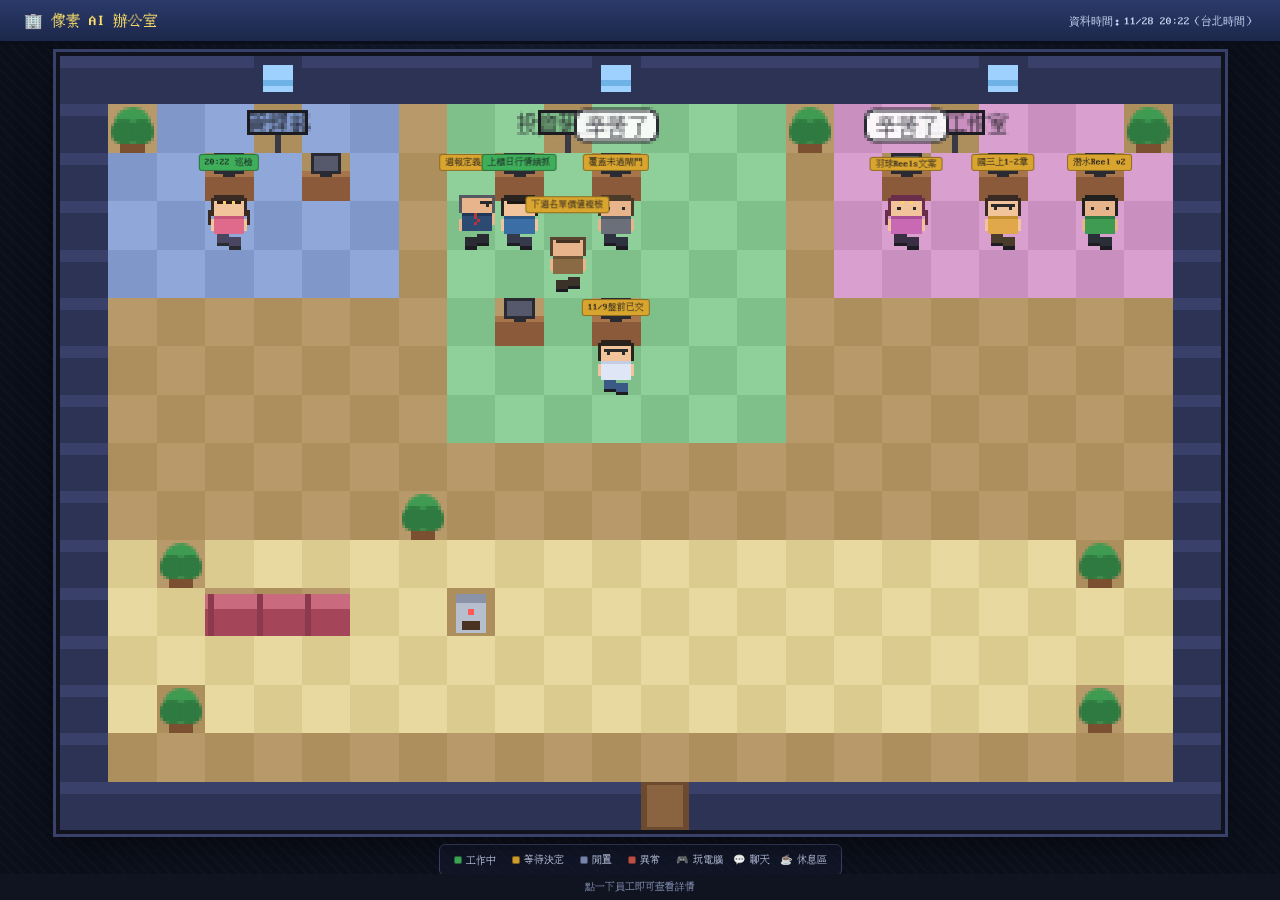
<file: office-pixel-claude/index.html>
<!DOCTYPE html>
<html lang="zh-Hant">
<head>
<meta charset="UTF-8">
<meta name="viewport" content="width=device-width, initial-scale=1.0, maximum-scale=1.0, user-scalable=no, viewport-fit=cover">
<title>像素 AI 辦公室</title>
<link rel="stylesheet" href="style.css">
</head>
<body>
  <div id="app">
    <header id="topbar">
      <div id="brand">🏢 像素 AI 辦公室</div>
      <div id="asof">資料時間：<span id="asof-text">載入中…</span></div>
    </header>

    <main id="stage">
      <div id="canvas-wrap">
        <canvas id="game" width="384" height="256"></canvas>
        <div id="loading">載入辦公室中…</div>
      </div>
      <div id="legend">
        <span class="legend-item"><i class="dot dot-working"></i>工作中</span>
        <span class="legend-item"><i class="dot dot-waiting"></i>等待決定</span>
        <span class="legend-item"><i class="dot dot-idle"></i>閒置</span>
        <span class="legend-item"><i class="dot dot-blocked"></i>異常</span>
        <span class="legend-item">🎮 玩電腦　💬 聊天　☕ 休息區</span>
      </div>
    </main>

    <div id="dialog-overlay" class="hidden">
      <div id="dialog-box">
        <div id="dialog-name"></div>
        <div id="dialog-body">
          <div id="dialog-state"></div>
          <div id="dialog-sub"></div>
          <div id="dialog-screen"></div>
          <div id="dialog-lines"></div>
          <div id="dialog-asof"></div>
        </div>
        <button id="dialog-close" aria-label="關閉">▼</button>
      </div>
    </div>

    <footer id="hint">點一下員工即可查看詳情</footer>
  </div>

<script src="app.js"></script>
</body>
</html>
</file>
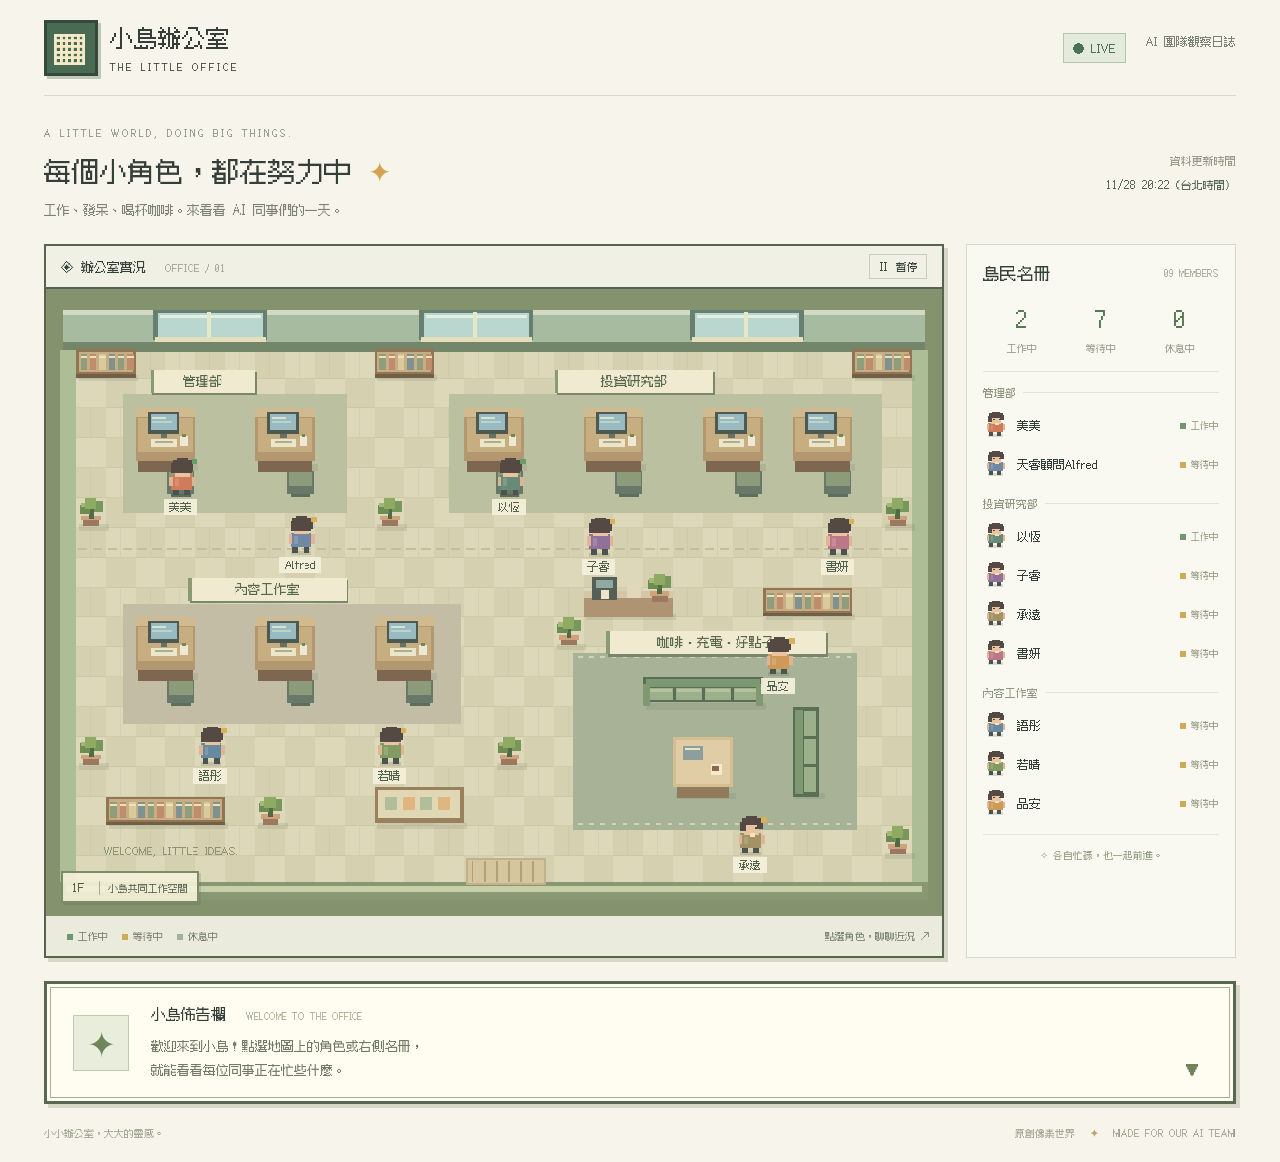
<file: office-pixel-codex/index.html>
<!DOCTYPE html>
<html lang="zh-Hant"><meta charset="UTF-8"><meta name="viewport" content="width=device-width,initial-scale=1"><title>小島辦公室 · AI OFFICE</title><link rel="stylesheet" href="style.css">
<body><main><header><a class="brand" href="./"><span class="brand-icon">▦</span><span>小島辦公室<small>THE LITTLE OFFICE</small></span></a><div class="header-right"><span class="live">● LIVE</span><span>AI 團隊觀察日誌</span></div></header>
<section class="intro"><div><div class="eyebrow">A LITTLE WORLD, DOING BIG THINGS.</div><h1>每個小角色，都在努力中<span>✦</span></h1><p>工作、發呆、喝杯咖啡。來看看 AI 同事們的一天。</p></div><div class="date"><span>資料更新時間</span><strong id="asof">讀取中…</strong></div></section>
<div class="workspace"><section class="map-panel"><div class="panel-heading"><span>◈ 辦公室實況 <small>OFFICE / 01</small></span><button id="pause" aria-label="暫停角色動畫">Ⅱ 暫停</button></div><div class="map-wrap"><canvas id="map" width="960" height="672" aria-label="辦公室像素地圖，亦可從右方名冊選取員工"></canvas><div class="map-label">1F <span>小島共同工作空間</span></div></div><div class="map-footer"><span><i class="dot green"></i>工作中 <i class="dot yellow"></i>等待中 <i class="dot gray"></i>休息中</span><span>點選角色，聊聊近況 ↗</span></div></section>
<aside><div class="team-title"><h2>島民名冊</h2><span>09 MEMBERS</span></div><div class="counts"><div><strong id="working">3</strong><span>工作中</span></div><div><strong id="waiting">5</strong><span>等待中</span></div><div><strong id="idle">1</strong><span>休息中</span></div></div><div id="roster"></div><div class="aside-note">✧ 各自忙碌，也一起前進。</div></aside></div>
<section class="dialogue" id="dialogue" aria-live="polite"><div class="dialogue-icon" id="portrait">✦</div><div class="dialogue-body"><div class="dialogue-name" id="speaker">小島佈告欄 <span>WELCOME TO THE OFFICE</span></div><div id="speech">歡迎來到小島！點選地圖上的角色或右側名冊，<br class="desktop">就能看看每位同事正在忙些什麼。</div></div><button id="close" aria-label="關閉對話">▼</button></section><footer><span>小小辦公室，大大的靈感。</span><span>原創像素世界 <b>✦</b> MADE FOR OUR AI TEAM</span></footer></main><script src="app.js"></script></body></html>
</file>
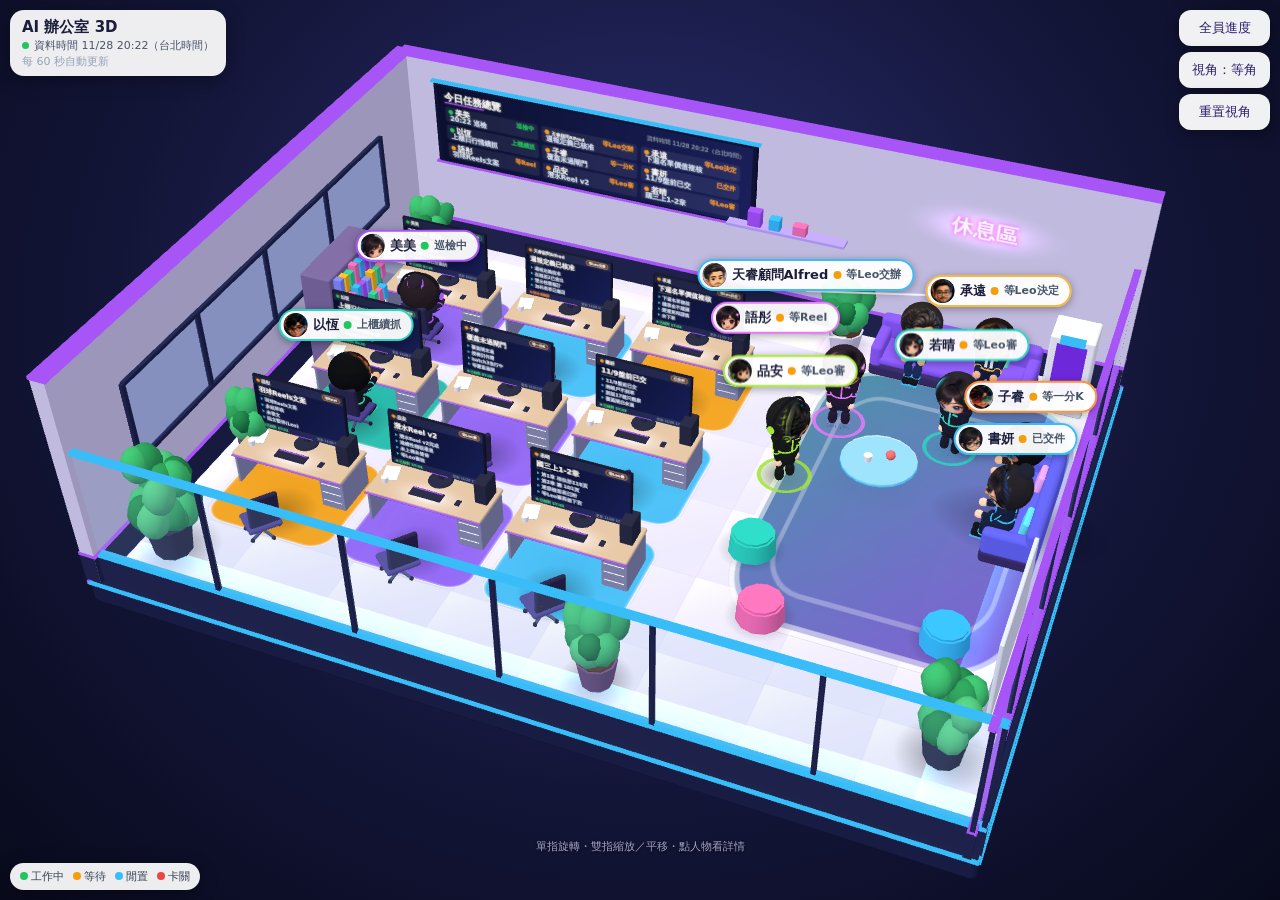
<file: office3d/index.html>
<!doctype html>
<html lang="zh-Hant">
<head>
<meta charset="utf-8">
<meta name="viewport" content="width=device-width,initial-scale=1,maximum-scale=1,user-scalable=no,viewport-fit=cover">
<meta name="apple-mobile-web-app-capable" content="yes">
<meta name="theme-color" content="#14163a">
<title>AI 辦公室 3D</title>
<style>
*{box-sizing:border-box;-webkit-tap-highlight-color:transparent}
html,body{margin:0;height:100%;overflow:hidden;background:#0b0d22;font-family:"PingFang TC","Noto Sans TC","Noto Sans CJK TC","Microsoft JhengHei",system-ui,sans-serif;color:#1b1e3a;overscroll-behavior:none}
body{background:radial-gradient(ellipse at 50% 35%,#2b2f72 0%,#14163a 55%,#080a1c 100%)}
#c{position:fixed;inset:0;width:100%;height:100%;display:block;touch-action:none;outline:none}
#labels,#lines{position:fixed;inset:0;pointer-events:none;width:100%;height:100%;overflow:hidden}
.lbl{position:absolute;left:0;top:0;display:flex;align-items:center;gap:5px;white-space:nowrap;background:rgba(255,255,255,.95);border:2px solid #a855f7;border-radius:999px;padding:2px 9px 2px 3px;font-size:12px;line-height:18px;box-shadow:0 2px 8px rgba(0,0,0,.35);pointer-events:auto;cursor:pointer;will-change:transform;user-select:none;-webkit-user-select:none}
.lbl img{width:22px;height:22px;border-radius:50%;background:#222;display:block}
.lbl .nm{font-weight:800}
.lbl .dot{width:8px;height:8px;border-radius:50%;display:inline-block;flex:none}
.lbl .st{font-size:11px;color:#475569;font-weight:600}
.hud{position:fixed;background:rgba(255,255,255,.93);border-radius:14px;box-shadow:0 4px 18px rgba(0,0,0,.35);z-index:5}
#info{left:max(10px,env(safe-area-inset-left));top:max(10px,env(safe-area-inset-top));padding:7px 12px}
#info b{font-size:15px}
#info div{font-size:11px;color:#475569;margin-top:1px;display:flex;align-items:center;gap:5px}
#live{width:7px;height:7px;border-radius:50%;background:#22c55e;display:inline-block}
#live.off{background:#f59e0b}
#btns{right:max(10px,env(safe-area-inset-right));top:max(10px,env(safe-area-inset-top));display:flex;flex-direction:column;gap:6px;background:none;box-shadow:none}
#btns button{border:0;background:rgba(255,255,255,.94);border-radius:12px;padding:9px 13px;font:700 13px/1 inherit;font-family:inherit;color:#2b1d6b;box-shadow:0 4px 14px rgba(0,0,0,.35);cursor:pointer}
#btns button:active{background:#e9e1ff}
#legend{left:max(10px,env(safe-area-inset-left));bottom:max(10px,env(safe-area-inset-bottom));padding:6px 10px;font-size:11px;display:flex;gap:9px;color:#334155}
#legend i{width:8px;height:8px;border-radius:50%;display:inline-block;margin-right:3px}
#hint{position:fixed;left:50%;transform:translateX(-50%);bottom:max(46px,calc(env(safe-area-inset-bottom) + 40px));font-size:11px;color:#c7c9ee;opacity:.8;pointer-events:none;white-space:nowrap;z-index:4;text-shadow:0 1px 3px #000}
#sheet,#panel{position:fixed;z-index:8;background:rgba(255,255,255,.97);box-shadow:0 -6px 30px rgba(0,0,0,.45);transition:transform .25s ease;overflow:auto;-webkit-overflow-scrolling:touch}
#sheet{left:0;right:0;bottom:0;max-height:52vh;border-radius:20px 20px 0 0;padding:16px 18px calc(16px + env(safe-area-inset-bottom));transform:translateY(110%)}
#sheet.open{transform:none}
#panel{left:0;right:0;bottom:0;height:70vh;border-radius:20px 20px 0 0;transform:translateY(110%);padding:0 0 env(safe-area-inset-bottom)}
#panel.open{transform:none}
.x{position:absolute;right:10px;top:8px;border:0;background:#eef;border-radius:50%;width:30px;height:30px;font-size:14px;color:#334;z-index:2;cursor:pointer}
#sheet .hd{display:flex;gap:12px;align-items:center;margin-bottom:8px;padding-right:30px}
#sheet .hd img{width:64px;height:64px;border-radius:50%;object-fit:cover;background:#111;flex:none}
#sheet .nm{font-size:19px;font-weight:800}
#sheet .rl{font-size:12px;color:#64748b;margin-bottom:4px}
.chip{display:inline-flex;gap:6px;align-items:center;border:1.5px solid;border-radius:999px;padding:2px 10px;font-size:12px;font-weight:700}
.chip i{width:8px;height:8px;border-radius:50%}
#sheet .ti{font-size:17px;font-weight:800;margin:6px 0 4px;color:#3b1fa0}
#sheet .sc{font-size:14px;line-height:1.55;margin:4px 0 8px;color:#1e293b}
#sheet .ls{margin:4px 0 8px;padding-left:18px;font-size:13px;color:#334155;line-height:1.6}
#sheet .vf{font-size:12px;font-weight:700;margin:4px 0}
#sheet .wn{font-size:12px;background:#fff4e5;color:#b45309;border-radius:8px;padding:6px 9px;margin:6px 0}
#sheet details{font-size:12px;color:#475569;margin:6px 0}
#sheet .ev{margin:4px 0;padding-left:18px;line-height:1.5}
.btn{border:0;border-radius:12px;background:#6d28d9;color:#fff;padding:10px 16px;font:700 14px inherit;font-family:inherit;cursor:pointer;margin-top:6px}
.tabs{display:flex;gap:6px;padding:12px 48px 8px 14px;position:sticky;top:0;background:rgba(255,255,255,.98);z-index:1}
.tabs button{border:0;background:#eef;border-radius:999px;padding:7px 14px;font:700 13px inherit;font-family:inherit;color:#334;cursor:pointer}
.tabs button.on{background:#6d28d9;color:#fff}
.pb{padding:4px 12px 14px}
.sum{display:flex;gap:12px;font-size:12px;margin:2px 4px 8px;color:#334155}
.sum i,.card i{width:8px;height:8px;border-radius:50%;display:inline-block;margin-right:4px}
.card{display:flex;gap:10px;align-items:center;background:#f6f4ff;border-radius:14px;padding:9px 11px;margin-bottom:8px;cursor:pointer}
.card.col{flex-direction:column;align-items:stretch;gap:3px;cursor:default}
.card img{width:44px;height:44px;border-radius:50%;flex:none;background:#111}
.cb{min-width:0;flex:1}
.l1{display:flex;gap:6px;align-items:center;font-size:13px;flex-wrap:wrap}
.l1 b{font-size:14px}.l1 em{margin-left:auto;font-style:normal;font-size:11px;font-weight:700;color:#64748b}
.l2{font-size:13px;font-weight:700;color:#3b1fa0}
.l3{font-size:12px;color:#475569;line-height:1.45}
#loading{position:fixed;inset:0;display:flex;align-items:center;justify-content:center;color:#fff;font-size:15px;background:#0b0d22;z-index:20;transition:opacity .5s}
#loading.gone{opacity:0;pointer-events:none}
@media(max-width:759px){.lbl{font-size:11px;padding:1px 7px 1px 2px;gap:4px;line-height:16px}.lbl img{width:18px;height:18px}.lbl .st{display:none}}
@media(min-width:760px){
 #sheet{left:auto;right:16px;bottom:16px;width:370px;max-height:calc(100vh - 32px);border-radius:20px;transform:translateX(120%)}
 #sheet.open{transform:none}
 #panel{left:auto;right:16px;bottom:16px;top:auto;width:430px;height:min(640px,calc(100vh - 150px));border-radius:20px;transform:translateX(120%)}
 #panel.open{transform:none}
 .lbl{font-size:13px;padding-right:11px}.lbl img{width:24px;height:24px}
}
</style>
</head>
<body>
<canvas id="c"></canvas>
<svg id="lines"></svg>
<div id="labels"></div>
<div id="info" class="hud"><b>AI 辦公室 3D</b><div><span id="live" title=""></span><span id="asof">資料時間 —</span></div><div style="color:#94a3b8">每 60 秒自動更新</div></div>
<div id="btns" class="hud"><button id="btnAll">全員進度</button><button id="btnView">視角：等角</button><button id="btnReset">重置視角</button></div>
<div id="legend" class="hud"><span><i style="background:#22c55e"></i>工作中</span><span><i style="background:#f59e0b"></i>等待</span><span><i style="background:#38bdf8"></i>閒置</span><span><i style="background:#ef4444"></i>卡關</span></div>
<div id="hint">單指旋轉・雙指縮放／平移・點人物看詳情</div>
<div id="sheet"></div>
<div id="panel"></div>
<div id="loading">載入 3D 辦公室…</div>
<script>window.__FALLBACK__={"asOf": "10/28 23:35（台北時間）", "employees": [{"id": "meimei", "name": "MeiMei", "role": "協調總管", "dept": "管理部", "light": "working", "state": "協調中", "title": "協調・排K2P重跑", "sub": "K2P抓到124/554；10/29 08:44重跑", "screen": "協調各 BOT 並排程：今晚 K2P 逐筆抓取只完成 124／554 筆（額度用完），已排 10/29 08:44 在 Leo 桌機重跑，結果交書妍；另有 22:03 BOT 狀態巡檢。", "lines": ["K2P 完成124/554", "10/29 08:44重跑", "巡檢 22:03(回報)", "結果交給書妍"], "basis": "k2p_result.md 檔案時間；巡檢與重跑排程為 MeiMei 自行回報", "updated": "10/28 22:21", "verified": true, "note": "22:03 巡檢、10/29 08:44 重跑排程：查不到檔案可核對（依 MeiMei 回報）", "evidence": ["K2P 抓取結果報告（k2p_result.md）· 10/28 22:21"]}, {"id": "alfred", "name": "天睿顧問Alfred", "role": "營運顧問", "dept": "管理部", "light": "idle", "state": "待命", "title": "寒假招生草稿", "sub": "草稿與警訊完成；下次巡查10/29 13:00", "screen": "民德國中部寒假招生方案草稿（76→100 人次）與國小部離班／新進警訊都已完成；21:00 巡查沒有新異常，下次巡查 10/29 13:00。", "lines": ["寒假招生草稿", "國小部離班警訊", "21:00巡查無新異常", "下次10/29 13:00"], "basis": "/workspace/tianrui 與 /workspace/patrol 檔案時間", "updated": "10/28 22:05", "verified": true, "note": "下次巡查 10/29 13:00：為排程回報，查不到檔案可核對", "evidence": ["寒假招生方案草稿（寒假招生方案_草稿.md）· 10/28 20:16", "國小部離班與新進警訊（國小部離班與新進警訊.md）· 10/28 22:05", "21:00 巡查基準（baseline-2026-10-28-2100.md）· 10/28 21:17"]}, {"id": "buffett", "name": "承遠", "role": "價值投資顧問", "dept": "投資研究部", "light": "waiting", "state": "等Leo決定", "title": "ETF定期定額單", "sub": "細節單完成；v3決策單7題等你答", "screen": "0050／006208 定期定額執行細節單已完成；價值選股線 v3 決策單有 7 題，等 Leo 回覆後才能定稿。", "lines": ["0050 vs 006208", "執行細節單完成", "v3決策單7題", "等 Leo 決定"], "basis": "specs 檔案時間；決策單內 7 個編號題目已數過", "updated": "10/28 22:08", "verified": true, "evidence": ["ETF 定期定額執行細節單（etf_dca_0050_vs_006208.md）· 10/28 22:08", "v3 決策單（buffett_v3_decisions_for_leo.md）· 10/28 20:04"]}, {"id": "four", "name": "以恆", "role": "波段研究員", "dept": "投資研究部", "light": "waiting", "state": "等Leo決定", "title": "低週轉提案v5", "sub": "複審無規則缺口；8題待Leo決定", "screen": "低週轉波段提案 v5：書妍 22:05 複審結論為已無規則缺口；提案 §7 列出 8 題等 Leo 決定（現金月計法、前測期限、資料來源等）。P1 庫藏股 D0 可行性報告已完成（歷史資料被 MOPS 擋、拿不到）。", "lines": ["提案v5 複審已過", "P1庫藏股D0 已完成", "歷史公告被MOPS擋", "§7 待決8題"], "basis": "specs 檔案時間；提案 §7 編號 1–8 為待決（第 9 項已定案）", "updated": "10/28 22:05", "verified": true, "evidence": ["低週轉提案 v5（swing_proposal_lowturnover_2026-10-28.md）· 10/28 19:16", "書妍 v5 複審（review_lowturnover_v5_2026-10-28.md）· 10/28 22:05", "P1 庫藏股 D0 報告（p1_buyback_d0_feasibility.md）· 10/28 22:04"]}, {"id": "daytrade", "name": "子睿", "role": "當沖研究員", "dept": "投資研究部", "light": "waiting", "state": "等Leo選", "title": "午盤RS 4選項", "sub": "A–D選項已寫好；建議A，等你選", "screen": "午盤 RS 當沖：四個選項（A 等 1 分K 回補再測、B 改日K、C 探索試跑、D 放棄換題）的說明已寫好，子睿建議 A；等 Leo 選。", "lines": ["A 等1分K(建議)", "B 日K版 不建議", "C 試跑 不建議", "D 放棄換新題"], "basis": "specs 檔案時間與檔內選項 A–D", "updated": "10/28 22:04", "verified": true, "evidence": ["午盤 RS 選項說明（DRAFT_daytrade_rs_afternoon_options.md）· 10/28 22:04"]}, {"id": "researcher", "name": "書妍", "role": "回測驗證員", "dept": "投資研究部", "light": "waiting", "state": "等資料", "title": "VWAP回測備料", "sub": "程式已備；1分K覆蓋未過，等補抓", "screen": "foreign_pullback（VWAP）正式回測程式已備好但尚未開 IS：1 分K 覆蓋率閘門目前未過，待補抓 739 個股票月；K2P 重跑排 10/29 08:44；22:05 已完成低週轉 v5 複審。", "lines": ["foreign_pullback", "1分K覆蓋 未過", "待補739股票月", "K2P 10/29 重跑"], "basis": "backtest27_foreign_pullback 檔案時間；覆蓋率閘門 FAIL、清單 739 列已讀檔確認", "updated": "10/28 22:05", "verified": true, "note": "盤前報告排程、10/29 08:44 K2P 重跑：查不到檔案可核對（依 MeiMei 回報）", "evidence": ["回測程式說明（README_FP.md）· 10/28 18:35", "1分K覆蓋率報告（coverage.md）· 10/28 18:34", "待補抓清單(739列)（backfill_not_in_planA.csv）· 10/28 18:32", "低週轉 v5 複審（review_lowturnover_v5_2026-10-28.md）· 10/28 22:05"]}, {"id": "ip", "name": "語彤", "role": "IP小編", "dept": "內容工作室", "light": "waiting", "state": "等羽球Reel", "title": "11/9週Threads稿", "sub": "3則草稿完成；貼文暫停，等羽球Reel", "screen": "11/9–11/15 週 Threads 文字草稿 3 則已寫好（未發布）；依 Leo 10/28 的指示貼文先不做，目前 Reel 只用羽球影片，等品安交片後她再配文案、排時段。", "lines": ["Threads 3則草稿", "未發布", "貼文暫停(Leo)", "等羽球Reel"], "basis": "ip-plan 檔案時間；草稿檔內 3 則已數過", "updated": "10/28 20:03", "verified": true, "note": "「等品安的 Reel」為語彤回報，查不到檔案可核對", "evidence": ["Threads 草稿（threads_drafts.md）· 10/28 20:03"]}, {"id": "badminton", "name": "品安", "role": "羽球剪輯師", "dept": "內容工作室", "light": "idle", "state": "休息中", "title": "休息中", "sub": "依 Leo 指示休息，沒有進行中的工作", "screen": "依 Leo 指示休息，目前沒有進行中的工作。工作資料夾最近一次修改是羽球候選片段 shortlist。", "lines": ["依 Leo 指示休息", "沒有進行中工作", "最近作業:羽球", "候選片段shortlist"], "basis": "badminton/shortlist 檔案時間", "updated": "10/28 16:08", "verified": true, "note": "「休息中」為 Leo 指示（MeiMei 回報），查不到檔案可核對", "evidence": ["羽球候選片段清單（shortlist.md）· 10/28 16:08"]}, {"id": "math", "name": "若晴", "role": "數學助教", "dept": "內容工作室", "light": "working", "state": "製作中", "title": "國三上第2章講義", "sub": "第1章完成(各116頁)；第2章製作中", "screen": "國三上第 1 章（相似形）學生版、教師版各 116 頁已完成，297 題答案全部重算、0 個錯誤；現在接著做第 2 章，檔案仍在產出，尚無成品。", "lines": ["第1章 相似形 完成", "學生/教師版各116頁", "297題 重算0錯誤", "第2章 製作中"], "basis": "out_3a1 檔案時間與 pdfinfo 頁數；build_3a2 最新檔案時間", "updated": "10/28 23:31", "verified": true, "evidence": ["第1章 學生版 PDF（1_【優化版】國三上第1章_相似形_學生版.pdf）· 10/28 22:52", "第1章 審查紀錄（審查紀錄_國三上第1章.md）· 10/28 22:53", "第2章 製作程式(最新檔)（fit.log）· 10/28 23:31"]}], "routines": [{"time": "20:30", "name": "Leo 電腦 1 分K 回補", "detail": "已跑完（LastTaskResult 0，見 K2P 結果報告）", "status": "已完成"}, {"time": "21:00", "name": "Alfred 巡查", "detail": "已產出 21:12 基準檔，營運中樞與米豆奶數字與 13:00 相同", "status": "已完成"}, {"time": "22:00", "name": "Shioaji K2P 逐筆抓取（一次性）", "detail": "額度用完，只完成 124／554 筆（83 筆有資料、41 筆回 0 筆）", "status": "部分完成"}, {"time": "22:03", "name": "BOT 狀態巡檢", "detail": "MeiMei 回報已執行（無檔案可核對）", "status": "未驗證"}, {"time": "10/29 08:44", "name": "K2P 重跑（Leo 同意）", "detail": "Leo 桌機：先測 5371、6238，再抓剩餘約 430 筆，最後重測 41 筆 0 筆；間隔 1 秒、剩 <10 MB 即停、20:30 回補前結束", "status": "已排程（回報）"}, {"time": "10/29 13:00", "name": "Alfred 巡查", "detail": "下次例行巡查（排程回報）", "status": "待執行"}, {"time": "未確認", "name": "書妍 盤前報告", "detail": "查不到排程檔案，時間未確認", "status": "未確認"}], "handoffs": [{"from": "researcher", "to": "four", "item": "低週轉提案 v5 複審結論", "at": "10/28 22:05", "state": "sent", "note": "書妍複審完成，已無規則缺口"}, {"from": "meimei", "to": "researcher", "item": "K2P 逐筆抓取結果（124／554）", "at": "10/28 22:21", "state": "sent", "note": "已交報告"}], "meeting": {"active": false, "attendees": [], "topic": ""}, "_schema_notes": {"light": "working / idle / waiting / blocked / unknown。idle 與 waiting 會自動走到休息區坐/站著。", "title": "≤10 字，顯示在螢幕與頭上標籤", "sub": "≤24 字，顯示在頭上卡片與大螢幕", "lines": "最多 4 行、每行 ≤12 字，顯示在桌上電腦螢幕", "state": "短狀態字（≤6 字），如 製作中／等Leo決定", "verified": "false＝完全沒有檔案可核對", "note": "部分內容查不到檔案時的說明（橘色警示）", "evidence": "檔案名稱與修改時間（供點開 BOT 時顯示）", "handoffs": "選填。每筆 {from,to,item,at,state}；from/to 為員工 id。", "meeting": "選填。active=true 時全員到白板開會。"}};</script>
<script src="app.js"></script>
</body>
</html>
</file>
<file: office-pixel-claude/style.css>
@font-face {
  font-family: 'PixelZh';
  src: url('assets/fonts/VonwaonBitmap-16px.ttf') format('truetype');
  font-display: swap;
}

* { box-sizing: border-box; }

html, body {
  margin: 0;
  padding: 0;
  height: 100%;
  background: #0f1420;
  color: #eef1f8;
  font-family: 'PixelZh', 'Noto Sans TC', sans-serif;
  overflow: hidden;
  -webkit-tap-highlight-color: transparent;
  touch-action: none;
}

#app {
  display: flex;
  flex-direction: column;
  height: 100%;
  width: 100%;
}

#topbar {
  display: flex;
  align-items: center;
  justify-content: space-between;
  gap: 8px;
  padding: 8px 12px;
  background: linear-gradient(to bottom, #2a3a6a, #1c274a);
  border-bottom: 3px solid #0a0e1a;
  font-size: 12px;
  line-height: 1.4;
  flex-shrink: 0;
  z-index: 5;
}

#brand {
  font-size: 13px;
  color: #ffe169;
  white-space: nowrap;
}

#asof {
  font-size: 10px;
  color: #c9d4f2;
  text-align: right;
  white-space: nowrap;
  overflow: hidden;
  text-overflow: ellipsis;
}

#stage {
  flex: 1 1 auto;
  display: flex;
  flex-direction: column;
  align-items: center;
  justify-content: flex-start;
  gap: 10px;
  padding-top: 12px;
  position: relative;
  min-height: 0;
  background: #0b0f1a;
  background-image:
    radial-gradient(circle at 50% 20%, rgba(60, 80, 140, 0.25), transparent 60%),
    repeating-linear-gradient(45deg, rgba(255,255,255,0.015) 0 2px, transparent 2px 8px);
  overflow: hidden;
}

#canvas-wrap {
  position: relative;
  display: flex;
  align-items: center;
  justify-content: center;
  flex: 0 0 auto;
}

#legend {
  flex: 0 0 auto;
  display: flex;
  flex-wrap: wrap;
  gap: 10px 16px;
  justify-content: center;
  align-items: center;
  max-width: 480px;
  padding: 8px 14px;
  margin-top: 4px;
  background: rgba(20, 26, 48, 0.6);
  border: 1px solid #39406a;
  border-radius: 6px;
  font-size: 10px;
  color: #c9d4f2;
}
.legend-item { display: inline-flex; align-items: center; gap: 4px; white-space: nowrap; }
.dot { width: 8px; height: 8px; border-radius: 2px; display: inline-block; border: 1px solid rgba(0,0,0,0.4); }
.dot-working { background: #3fae5a; }
.dot-waiting { background: #d9a52e; }
.dot-idle { background: #7f8bb8; }
.dot-blocked { background: #c9544a; }

#game {
  image-rendering: pixelated;
  image-rendering: -moz-crisp-edges;
  image-rendering: crisp-edges;
  background: #4a7a3a;
  box-shadow: 0 0 0 4px #10131e, 0 0 0 7px #39406a, 0 10px 30px rgba(0,0,0,0.6);
  touch-action: none;
  cursor: pointer;
}

#loading {
  position: absolute;
  color: #ffe169;
  font-size: 13px;
  letter-spacing: 1px;
  animation: blink 1.1s infinite steps(2);
}
#loading.hidden { display: none; }

#nameplate-layer {
  position: absolute;
  inset: 0;
  pointer-events: none;
}
.nameplate {
  position: absolute;
  left: 0; top: 0;
  font-family: 'PixelZh', 'Noto Sans TC', sans-serif;
  font-size: 9px;
  color: #1c1c22;
  background: #b7c3e6;
  padding: 1px 5px;
  border-radius: 3px;
  border: 1px solid rgba(0,0,0,0.35);
  white-space: nowrap;
  will-change: transform;
  text-shadow: none;
}

@keyframes blink { 50% { opacity: 0.15; } }

#hint {
  flex-shrink: 0;
  text-align: center;
  font-size: 9px;
  color: #8893b8;
  padding: 5px 8px 7px;
  background: #0f1420;
}

/* ---------- Dialog (Pokemon-style textbox) ---------- */
#dialog-overlay {
  position: fixed;
  left: 0; right: 0; bottom: 0;
  display: flex;
  justify-content: center;
  padding: 0 10px 10px;
  z-index: 50;
  transition: transform 0.18s ease-out, opacity 0.18s ease-out;
}
#dialog-overlay.hidden {
  transform: translateY(110%);
  opacity: 0;
  pointer-events: none;
}

#dialog-box {
  position: relative;
  width: 100%;
  max-width: 640px;
  background: linear-gradient(to bottom, #1d2b57, #101a3a);
  border: 3px solid #eef1f8;
  border-radius: 6px;
  box-shadow: 0 0 0 3px #0a0e1a, 0 -4px 16px rgba(0,0,0,0.5);
  padding: 10px 14px 12px;
  font-size: 12px;
  line-height: 1.6;
}

#dialog-name {
  position: absolute;
  top: -14px;
  left: 10px;
  background: #ffe169;
  color: #1c274a;
  border: 2px solid #1c274a;
  border-radius: 4px;
  padding: 2px 10px;
  font-size: 12px;
}

#dialog-body { margin-top: 6px; }

#dialog-state {
  display: inline-block;
  color: #0f1420;
  background: #7ee081;
  border-radius: 3px;
  padding: 1px 8px;
  font-size: 10px;
  margin-bottom: 4px;
}
#dialog-state.state-waiting { background: #ffd56b; }
#dialog-state.state-idle { background: #b7c3e6; }
#dialog-state.state-blocked { background: #ff8b7e; }

#dialog-sub {
  color: #c9d4f2;
  font-size: 11px;
  margin-bottom: 6px;
}

#dialog-screen {
  background: #0a0e1a;
  border: 2px solid #39406a;
  border-radius: 4px;
  padding: 8px 10px;
  font-size: 11px;
  color: #d7e3ff;
  margin-bottom: 6px;
  max-height: 34vh;
  overflow-y: auto;
}

#dialog-lines {
  display: flex;
  flex-wrap: wrap;
  gap: 4px;
  margin-bottom: 6px;
}
#dialog-lines span {
  background: #28345e;
  border: 1px solid #4a5590;
  border-radius: 3px;
  padding: 2px 6px;
  font-size: 10px;
  color: #eef1f8;
}

#dialog-asof {
  font-size: 9px;
  color: #7c87ab;
  text-align: right;
}

#dialog-close {
  position: absolute;
  right: 10px;
  bottom: 8px;
  background: transparent;
  border: none;
  color: #eef1f8;
  font-size: 14px;
  cursor: pointer;
  padding: 4px 8px;
  animation: nudge 1.3s infinite;
}
@keyframes nudge { 0%,100% { transform: translateY(0); } 50% { transform: translateY(3px); } }

/* ---------- Responsive ---------- */
@media (min-width: 900px) {
  #topbar { padding: 10px 24px; font-size: 13px; }
  #brand { font-size: 15px; }
  #asof { font-size: 11px; }
  #hint { font-size: 10px; padding: 6px; }
  #dialog-box { font-size: 13px; padding: 14px 20px 16px; }
  #dialog-name { font-size: 13px; }
  #dialog-screen { font-size: 12px; max-height: 28vh; }
}
</file>
<file: office-pixel-codex/style.css>
@font-face{font-family:pixel;src:url('assets/fusion-pixel-12px-proportional-zh_tw.ttf.woff2')}*{box-sizing:border-box}body{margin:0;background:#f6f4eb;color:#343f39;font-family:pixel,monospace;font-size:14px}main{max-width:1440px;margin:auto;padding:0 44px}header{height:96px;border-bottom:1px solid #d7d9cf;display:flex;align-items:center;justify-content:space-between}.brand{text-decoration:none;color:inherit;display:flex;gap:12px;align-items:center;font-size:24px}.brand small{display:block;font-size:10px;letter-spacing:2px;margin-top:7px}.brand-icon{background:#496b54;color:#f5eac7;border:3px solid #344a3b;padding:2px 7px;font-size:34px;box-shadow:3px 3px #c0c8b7}.header-right{display:flex;gap:20px;color:#7a8274;font-size:12px}.live{color:#4b7255;background:#e4eadc;padding:6px 9px;border:1px solid #b7c5ab}.intro{display:flex;align-items:center;justify-content:space-between;padding:30px 0 26px}.eyebrow{font-size:10px;letter-spacing:2px;color:#84917c}h1{font-size:28px;font-weight:normal;margin:12px 0}h1 span{color:#d7a24f;margin-left:16px}.intro p{color:#7d8276;font-size:13px;margin:0}.date{text-align:right;display:grid;gap:9px;font-size:11px;color:#929786}.date strong{font-weight:normal;color:#525e4d}.workspace{display:grid;grid-template-columns:minmax(0,1fr) 270px;gap:22px}.map-panel{border:2px solid #56634f;background:#eaeadd;box-shadow:4px 4px 0 #d5d7c7;min-width:0}.panel-heading{display:flex;align-items:center;justify-content:space-between;height:43px;padding:0 15px;background:#f0f0e5;border-bottom:2px solid #56634f;font-size:13px}.panel-heading small{font-size:10px;color:#98a08d;margin-left:12px}button{font-family:inherit;cursor:pointer;color:inherit}.panel-heading button{background:none;border:1px solid #c7cebd;padding:4px 8px;font-size:11px}.map-wrap{position:relative;background:#c6d1ae;overflow:hidden}canvas{display:block;width:100%;image-rendering:pixelated;cursor:pointer}.map-label{position:absolute;left:15px;bottom:13px;background:#f4f0d9ed;border:2px solid #7c8b68;padding:6px 9px;font-size:12px;color:#53614c;box-shadow:2px 2px #54634b33}.map-label span{border-left:1px solid #a7af95;margin-left:8px;padding-left:8px;font-size:10px}.map-footer{height:40px;display:flex;align-items:center;justify-content:space-between;padding:0 12px;color:#777f6b;font-size:10px}.dot{display:inline-block;width:6px;height:6px;margin-right:5px;margin-left:9px}.green{background:#6e9870}.yellow{background:#cfab58}.gray{background:#a6aea0}aside{border:1px solid #d5d9cb;background:#faf9f1;padding:17px 16px 8px}.team-title{display:flex;align-items:center;justify-content:space-between}.team-title h2{font-size:17px;font-weight:normal;margin:0}.team-title>span{font-size:9px;color:#9ba18f}.counts{display:flex;justify-content:space-around;margin:19px 0 12px;padding-bottom:16px;border-bottom:1px solid #dfe1d4}.counts div{display:grid;text-align:center;gap:7px}.counts strong{font-size:23px;font-weight:normal;color:#567854}.counts span{font-size:10px;color:#969c8c}.dept-label{font-size:11px;color:#8a927b;margin:13px 0 5px;display:flex;gap:7px;align-items:center}.dept-label:after{content:'';flex:1;height:1px;background:#e2e4d8}.member{display:flex;align-items:center;gap:9px;width:100%;background:transparent;border:0;text-align:left;padding:6px 1px;min-height:35px}.member:hover,.member.active{background:#eaf0dd}.avatar{width:24px;height:27px;image-rendering:pixelated}.member .name{font-size:12px;flex:1}.member .status{font-size:9px;color:#929781}.member .dot{margin:0 5px 0 0}.aside-note{text-align:center;color:#939c83;font-size:10px;border-top:1px solid #e3e6d8;padding:13px 0 5px;margin-top:12px}.dialogue{display:flex;align-items:center;gap:22px;margin-top:23px;min-height:118px;background:#fffdf1;border:3px solid #596850;outline:1px solid #a6ae94;outline-offset:-7px;padding:20px 26px;box-shadow:4px 4px #d6d9c8}.dialogue-icon{width:56px;height:56px;display:grid;place-items:center;flex-shrink:0;background:#e9eddb;color:#6e865a;border:1px solid #c1cbb0;font-size:35px}.dialogue-name{font-size:15px;margin-bottom:10px}.dialogue-name span{font-size:9px;color:#a1a88f;margin-left:12px}#speech{font-size:13px;line-height:1.8;color:#727b65;white-space:pre-line}.dialogue-body{flex:1}#close{background:none;border:none;color:#71855c;align-self:flex-end;font-size:16px}footer{display:flex;justify-content:space-between;padding:22px 0;color:#9ca28e;font-size:10px}footer b{color:#c0a064;margin:0 10px}@media(min-width:1400px){main{padding:0 65px}}@media(max-width:800px){main{padding:0 18px}header{height:77px}.brand{font-size:20px}.brand-icon{font-size:26px}.header-right>span:last-child{display:none}.intro{padding:25px 0 20px;display:block}h1{font-size:23px;line-height:1.5;margin:8px 0}h1 span{margin-left:5px}.eyebrow{font-size:9px;letter-spacing:1px}.intro p{font-size:11px}.date{display:flex;text-align:left;margin-top:18px;font-size:9px;gap:10px}.workspace{display:flex;flex-direction:column;gap:20px}.panel-heading{height:37px;padding:0 9px;font-size:12px}.panel-heading small{font-size:8px;margin-left:5px}.map-wrap{height:345px;overflow:auto}canvas{width:493px;max-width:none;height:345px}.map-label{position:sticky;display:table;bottom:10px;left:10px;margin-top:-40px;font-size:10px}.map-label span{font-size:9px}.map-footer{height:46px;padding:0 7px;font-size:9px;gap:4px}.dot{margin-left:4px}aside{padding:15px}.counts{margin:15px 0 10px}.member{min-height:40px}.member .name{font-size:13px}.member .status{font-size:11px}.dialogue{margin-top:20px;padding:19px 17px;gap:12px;align-items:flex-start}.dialogue-icon{width:35px;height:40px;font-size:24px}.dialogue-name{line-height:1.7;font-size:13px}.dialogue-name span{display:block;margin-left:0;font-size:8px}#speech{font-size:12px}.desktop{display:none}footer{font-size:9px;line-height:1.7;gap:20px}footer span:last-child{text-align:right}}
</file>
